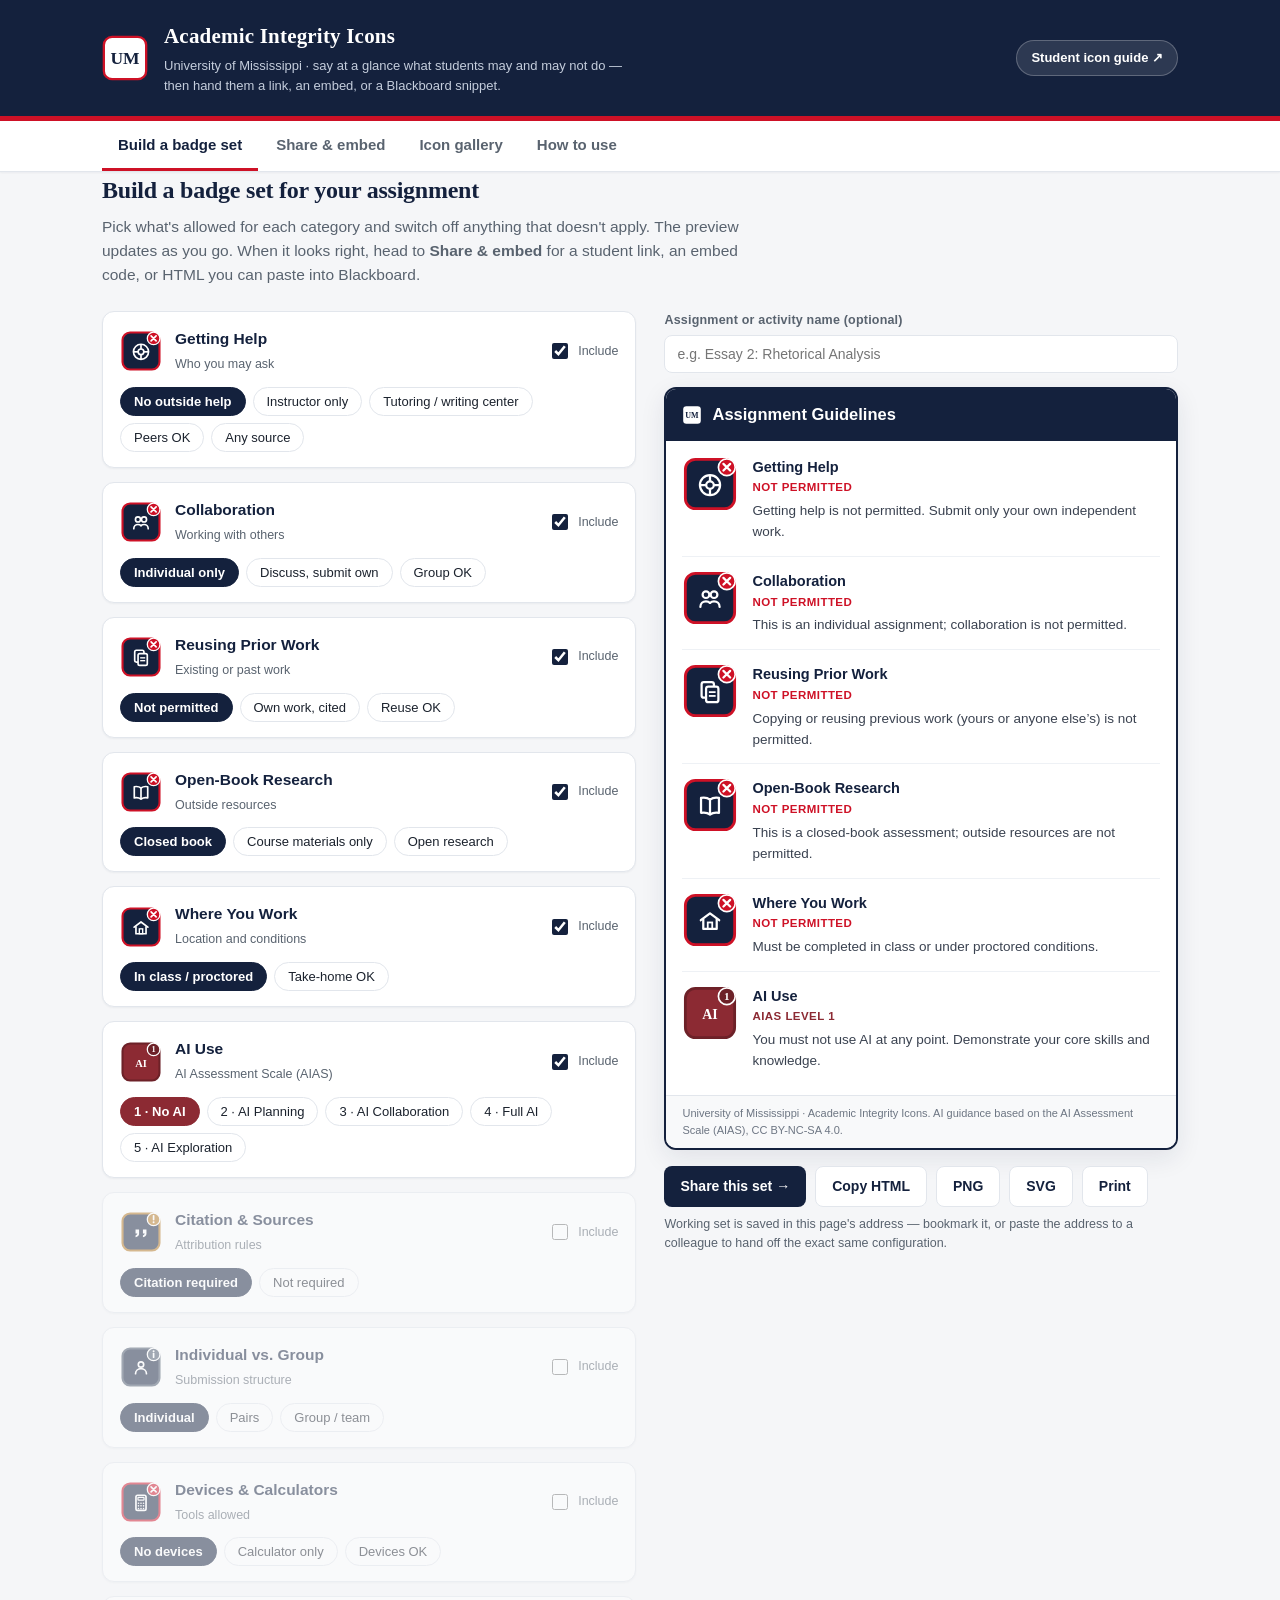
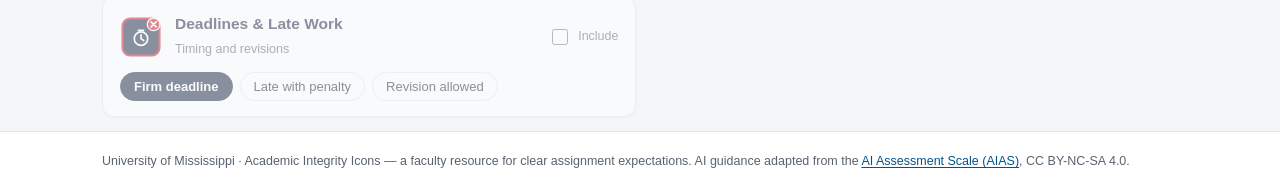
<file: index.html>
<!DOCTYPE html>
<html lang="en">
<head>
<meta charset="utf-8">
<meta name="viewport" content="width=device-width, initial-scale=1">
<title>UM Academic Integrity Icons &middot; Assignment Guidelines Builder</title>
<meta name="description" content="University of Mississippi academic integrity icons. Build a badge set for an assignment, then share it with students as a link, an iframe embed, or pasted HTML in Blackboard. AI guidance follows the AI Assessment Scale (AIAS).">
<meta name="color-scheme" content="light">
<link rel="stylesheet" href="assets/app.css">
<link rel="icon" href="data:image/svg+xml,%3Csvg xmlns='http://www.w3.org/2000/svg' viewBox='0 0 100 100'%3E%3Crect width='100' height='100' rx='20' fill='%2314213D'/%3E%3Ctext x='50' y='68' text-anchor='middle' font-family='Georgia,serif' font-weight='700' font-size='46' fill='%23fff'%3EUM%3C/text%3E%3C/svg%3E">
</head>
<body>
<a class="skip" href="#main">Skip to content</a>

<header class="brand">
  <div class="wrap">
    <div class="crest" aria-hidden="true">
      <svg width="46" height="46" viewBox="0 0 100 100">
        <rect x="4" y="4" width="92" height="92" rx="18" fill="#fff"/>
        <rect x="4" y="4" width="92" height="92" rx="18" fill="none" stroke="#CE1126" stroke-width="5"/>
        <text x="50" y="64" text-anchor="middle" font-family="Georgia,'Times New Roman',serif" font-weight="700" font-size="38" fill="#14213D">UM</text>
      </svg>
    </div>
    <div>
      <h1>Academic Integrity Icons</h1>
      <p>University of Mississippi &middot; say at a glance what students may and may not do &mdash; then hand them a link, an embed, or a Blackboard snippet.</p>
    </div>
    <div class="brand-actions">
      <a href="gallery.html" target="_blank" rel="noopener">Student icon guide &#8599;</a>
    </div>
  </div>
</header>

<nav class="tabs">
  <div class="wrap" role="tablist" aria-label="Sections">
    <button role="tab" id="tab-build"   aria-controls="build"   aria-selected="true"  data-tab="build">Build a badge set</button>
    <button role="tab" id="tab-share"   aria-controls="share"   aria-selected="false" data-tab="share">Share &amp; embed</button>
    <button role="tab" id="tab-gallery" aria-controls="gallery" aria-selected="false" data-tab="gallery">Icon gallery</button>
    <button role="tab" id="tab-howto"   aria-controls="howto"   aria-selected="false" data-tab="howto">How to use</button>
  </div>
</nav>

<main class="wrap" id="main">

  <!-- ============ BUILD ============ -->
  <section class="panel active" id="build" role="tabpanel" aria-labelledby="tab-build" tabindex="-1">
    <h2 class="section">Build a badge set for your assignment</h2>
    <p class="lead">Pick what's allowed for each category and switch off anything that doesn't apply. The preview updates as you go. When it looks right, head to <b>Share &amp; embed</b> for a student link, an embed code, or HTML you can paste into Blackboard.</p>

    <div class="builder">
      <div id="cat-list"><!-- category cards injected --></div>

      <div>
        <div class="sticky">
          <div class="field">
            <label for="aname">Assignment or activity name (optional)</label>
            <input id="aname" type="text" placeholder="e.g. Essay 2: Rhetorical Analysis" autocomplete="off">
          </div>
          <div id="previewCard"></div>
          <div class="actions">
            <button class="btn primary" id="shareBtn">Share this set &rarr;</button>
            <button class="btn ghost" id="copyBtn">Copy HTML</button>
            <button class="btn ghost" id="pngBtn">PNG</button>
            <button class="btn ghost" id="svgBtn">SVG</button>
            <button class="btn ghost" id="printBtn">Print</button>
          </div>
          <p class="hint">Working set is saved in this page's address &mdash; bookmark it, or paste the address to a colleague to hand off the exact same configuration.</p>
        </div>
      </div>
    </div>
  </section>

  <!-- ============ SHARE ============ -->
  <section class="panel" id="share" role="tabpanel" aria-labelledby="tab-share" tabindex="-1">
    <h2 class="section">Give students a link or an embed</h2>
    <p class="lead">Four ways to put this in front of students. All of them work in Blackboard Ultra and Original; the paste-HTML option also works in email, Word, or anywhere else that accepts HTML.</p>

    <div id="fileWarn"></div>

    <div class="share-grid">

      <div class="share-card">
        <h3><span class="num">1</span> Student link &mdash; your badge set</h3>
        <p class="tagline">A clean, printable page showing only the rules you chose. Paste it as a link in an announcement, syllabus, or assignment description.</p>
        <div class="copyrow">
          <input id="setLink" type="text" readonly aria-label="Link to your badge set">
          <button class="btn primary small" data-copy="setLink">Copy</button>
        </div>
        <div class="actions" style="margin-top:6px">
          <a class="btn ghost small" id="setLinkOpen" target="_blank" rel="noopener">Open preview &#8599;</a>
        </div>
      </div>

      <div class="share-card">
        <h3><span class="num">2</span> Embed your badge set</h3>
        <p class="tagline">An <code>&lt;iframe&gt;</code> that shows the set right inside a Blackboard page, no click-through needed.</p>
        <textarea class="code" id="setEmbed" readonly aria-label="Embed code for your badge set" style="min-height:110px"></textarea>
        <div class="actions">
          <button class="btn primary small" data-copy="setEmbed">Copy embed code</button>
        </div>
        <p class="hint">The <code>height</code> in the code is a starting guess. If the frame scrolls or leaves a gap, edit that number.</p>
      </div>

      <div class="share-card">
        <h3><span class="num">3</span> Paste-in HTML (no link needed)</h3>
        <p class="tagline">Self-contained inline HTML and SVG &mdash; no scripts, no external files. Survives Blackboard's sanitizer, and keeps working if this site ever moves.</p>
        <textarea class="code" id="codeOut" readonly aria-label="Generated HTML" style="min-height:110px"></textarea>
        <div class="actions">
          <button class="btn primary small" data-copy="codeOut">Copy HTML</button>
          <button class="btn ghost small" id="dlBtn">Download .html</button>
        </div>
      </div>

      <div class="share-card">
        <h3><span class="num">4</span> The full icon guide</h3>
        <p class="tagline">Every icon and every level, explained for students. Post it once at the top of your course and link to it from each assignment.</p>
        <div class="copyrow">
          <input id="galLink" type="text" readonly aria-label="Link to the student icon guide">
          <button class="btn primary small" data-copy="galLink">Copy</button>
        </div>
        <div class="field" style="margin-top:12px">
          <label for="galCat">Show only one category (optional)</label>
          <select id="galCat" style="width:100%;padding:10px 12px;border:1px solid var(--line);border-radius:8px;font-size:14px;font-family:inherit;background:#fff">
            <option value="">All categories</option>
          </select>
        </div>
        <textarea class="code" id="galEmbed" readonly aria-label="Embed code for the icon guide" style="min-height:96px"></textarea>
        <div class="actions">
          <button class="btn primary small" data-copy="galEmbed">Copy embed code</button>
          <a class="btn ghost small" id="galOpen" target="_blank" rel="noopener">Open &#8599;</a>
        </div>
        <p class="hint">The full guide is long &mdash; embedded, it scrolls inside its frame. Picking a single category (the AI scale, say) gives a much tidier embed.</p>
      </div>

    </div>

    <div class="callout">
      <b>Which should I use?</b> Reach for the <b>link</b> when you want one place to update; the <b>embed</b> when students should see the rules without leaving the page; and <b>paste-in HTML</b> when you want the badges frozen into the assignment itself, immune to any future change or outage.
    </div>
  </section>

  <!-- ============ GALLERY ============ -->
  <section class="panel" id="gallery" role="tabpanel" aria-labelledby="tab-gallery" tabindex="-1">
    <h2 class="section">Full icon gallery</h2>
    <p class="lead">Every category and every nuance state. Download any badge as SVG or PNG for a syllabus or slide, or copy a single badge as HTML. Students get this same gallery, without the download controls, at <a href="gallery.html" target="_blank" rel="noopener">gallery.html</a>.</p>

    <div class="toolbar">
      <input type="search" id="gSearch" placeholder="Search icons — e.g. “tutoring”, “closed book”, “AI”" aria-label="Search icons">
      <div class="chipset" id="gFilters" aria-label="Filter by status">
        <button class="chip" data-f="yes"  aria-pressed="false"><i class="swatch" style="background:#1E7A46"></i> Permitted</button>
        <button class="chip" data-f="cond" aria-pressed="false"><i class="swatch" style="background:#B4761F"></i> Conditions</button>
        <button class="chip" data-f="no"   aria-pressed="false"><i class="swatch" style="background:#CE1126"></i> Not permitted</button>
        <button class="chip" data-f="info" aria-pressed="false"><i class="swatch" style="background:#475569"></i> Format</button>
        <button class="chip" data-f="aias" aria-pressed="false"><i class="swatch" style="background:linear-gradient(90deg,#8C2A33,#2C6E8F)"></i> AIAS levels</button>
      </div>
    </div>

    <div id="ref-list"></div>
    <p class="hint" id="gEmpty" hidden>No icons match that search.</p>
  </section>

  <!-- ============ HOWTO ============ -->
  <section class="panel" id="howto" role="tabpanel" aria-labelledby="tab-howto" tabindex="-1">
    <h2 class="section">How to use these icons</h2>
    <div class="howto">

      <h3>A &mdash; Paste an HTML snippet (fastest)</h3>
      <ol>
        <li>Build your set on the <b>Build a badge set</b> tab.</li>
        <li>On <b>Share &amp; embed</b>, copy the <b>Paste-in HTML</b>.</li>
        <li>In your course, create or edit an <b>Item / Document</b>, or open an assignment's <b>Description</b>.</li>
        <li>In the editor toolbar, open the source view &mdash; the <code>&lt;&gt;</code> button. In <b>Ultra</b> it's under the <kbd>+</kbd> / <b>Insert&nbsp;/&nbsp;Edit HTML</b> menu; in <b>Original</b> it's the <b>HTML</b> button.</li>
        <li>Paste, save, submit.</li>
      </ol>
      <div class="callout">The snippet uses only inline styles and inline SVG &mdash; no external files, fonts, scripts, or links &mdash; so it passes Blackboard's HTML sanitizer on both Ultra and Original.</div>

      <h3>B &mdash; Share a link</h3>
      <ol>
        <li>On <b>Share &amp; embed</b>, copy the <b>Student link</b>.</li>
        <li>Paste it into an announcement, a syllabus, or the assignment's instructions.</li>
      </ol>
      <p>The whole configuration travels inside the address, so nothing is stored on a server and the link never expires. Students see a clean, printable page &mdash; no builder controls.</p>

      <h3>C &mdash; Embed with an iframe</h3>
      <ol>
        <li>Copy the <b>embed code</b> on <b>Share &amp; embed</b> (either for your badge set or for the full icon guide).</li>
        <li>Paste it into Blackboard through the same <code>&lt;&gt;</code> source-code view used in option&nbsp;A.</li>
      </ol>
      <div class="callout warn">Some Blackboard installations strip <code>&lt;iframe&gt;</code> from the HTML editor. If the embed disappears after saving, use <b>Insert content &rarr; Embed</b> (Ultra) or <b>Build Content &rarr; Web Link</b> with <em>Open in new window</em> off (Original) &mdash; or fall back to option&nbsp;A, which nothing strips.</div>

      <h3>D &mdash; Import the SCORM package</h3>
      <ol>
        <li>Download <code>um-integrity-icons-scorm.zip</code> from the repository (do not unzip it).</li>
        <li><b>Original:</b> <b>Build Content &rarr; Content Package (SCORM)</b>. <b>Ultra:</b> <b>+ &rarr; Upload</b> and choose the zip.</li>
        <li>Accept the defaults. It appears as an item students open in place.</li>
      </ol>

      <h3>E &mdash; Host the site yourself</h3>
      <ol>
        <li>Upload this repository's contents to a GitHub repo, keeping <code>index.html</code> at the root.</li>
        <li><b>Settings &rarr; Pages</b>, source = <code>main</code> branch, <code>/ (root)</code>, save.</li>
        <li>Your copy publishes at <code>https://&lt;username&gt;.github.io/&lt;repo&gt;/</code>, and every link and embed this page generates will point at it automatically.</li>
      </ol>

      <h3>Print and hand out</h3>
      <p>Any page here prints cleanly &mdash; the navigation, buttons, and code boxes drop out automatically. The student guide has a <b>Print</b> button; use it for a one-page handout of the icon key.</p>

      <h3>Attribution</h3>
      <p>The AI category mirrors the <a href="https://aiassessmentscale.com/" target="_blank" rel="noopener">AI Assessment Scale (AIAS)</a> by Perkins, Furze, Roe &amp; MacVaugh, used under <b>CC BY-NC-SA 4.0</b>. Please keep the attribution line that appears at the bottom of every generated badge set.</p>
    </div>
  </section>
</main>

<footer>
  <div class="wrap">
    University of Mississippi &middot; Academic Integrity Icons &mdash; a faculty resource for clear assignment expectations.
    AI guidance adapted from the <a href="https://aiassessmentscale.com/" target="_blank" rel="noopener">AI Assessment Scale (AIAS)</a>, CC BY-NC-SA 4.0.
  </div>
</footer>

<script src="assets/icons.js"></script>
<script>
(function(){
'use strict';
var U = window.UMIcons;
var CAT = U.CAT;

/* ---------------- State (restored from the URL when present) -------- */
var state = {};
CAT.forEach(function(c){ state[c.id] = { on: U.DEFAULT_ON.indexOf(c.id) > -1, opt: c.options[0].id }; });

(function restore(){
  var parsed = U.decodeSet(location.search);
  if (parsed.items.length) {
    CAT.forEach(function(c){ state[c.id].on = false; });
    parsed.items.forEach(function(it){ state[it.cat.id] = { on:true, opt:it.opt.id }; });
  }
  if (parsed.title) document.getElementById('aname').value = parsed.title;
})();

function selected(){
  return CAT.filter(function(c){ return state[c.id].on; })
            .map(function(c){ return { cat:c, opt:U.opt(c, state[c.id].opt) }; });
}
function title(){
  var n = document.getElementById('aname').value.trim();
  return n ? ('Guidelines: ' + n) : 'Assignment Guidelines';
}

/* ---------------- Builder cards ------------------------------------- */
var catList = document.getElementById('cat-list');
function renderCatCards(){
  catList.innerHTML = '';
  CAT.forEach(function(c){
    var s = state[c.id];
    var card = document.createElement('div');
    card.className = 'cat-card' + (s.on ? '' : ' off');

    var head = document.createElement('div');
    head.className = 'cat-head';
    head.innerHTML =
      '<div class="mini">' + U.badgeSVG(c, U.opt(c, s.opt), 42) + '</div>'
      + '<div class="t"><b>' + U.esc(c.label) + '</b><span>' + U.esc(c.sub) + '</span></div>'
      + '<label class="toggle"><input type="checkbox" ' + (s.on ? 'checked' : '') + ' data-on="' + c.id + '"> Include</label>';
    card.appendChild(head);

    var pills = document.createElement('div');
    pills.className = 'pills';
    pills.setAttribute('role', 'radiogroup');
    pills.setAttribute('aria-label', c.label);
    c.options.forEach(function(o){
      var b = document.createElement('button');
      b.type = 'button';
      b.className = 'pill';
      b.setAttribute('role', 'radio');
      b.setAttribute('aria-checked', o.id === s.opt ? 'true' : 'false');
      if (c.isAI && o.id === s.opt) b.style.background = b.style.borderColor = U.AIAS_COLORS[o.level - 1];
      b.textContent = o.short;
      b.dataset.cat = c.id; b.dataset.opt = o.id;
      pills.appendChild(b);
    });
    card.appendChild(pills);
    catList.appendChild(card);
  });
}
catList.addEventListener('click', function(e){
  var p = e.target.closest('.pill');
  if (!p) return;
  state[p.dataset.cat].opt = p.dataset.opt;
  if (!state[p.dataset.cat].on) state[p.dataset.cat].on = true;
  refresh();
});
catList.addEventListener('change', function(e){
  var t = e.target.closest('[data-on]');
  if (!t) return;
  state[t.dataset.on].on = t.checked;
  refresh();
});

/* ---------------- Preview -------------------------------------------- */
function umMark(px){
  return '<svg width="' + px + '" height="' + px + '" viewBox="0 0 100 100" aria-hidden="true" style="vertical-align:middle;flex:0 0 auto">'
    + '<rect x="6" y="6" width="88" height="88" rx="16" fill="#fff"/>'
    + '<text x="50" y="66" text-anchor="middle" font-family="Georgia,serif" font-weight="700" font-size="40" fill="#14213D">UM</text></svg>';
}
function renderPreview(){
  var host = document.getElementById('previewCard');
  var items = selected();
  if (!items.length) {
    host.innerHTML = '<div class="empty">Switch on at least one category to build your badge set.</div>';
    return;
  }
  var rows = '';
  items.forEach(function(it){
    rows += '<div class="row"><div class="b">' + U.badgeSVG(it.cat, it.opt, 56) + '</div>'
      + '<div class="txt"><b>' + U.esc(it.cat.label) + '</b>'
      + '<div class="st" style="color:' + U.statusColor(it.cat, it.opt) + '">' + U.esc(U.statusLabel(it.cat, it.opt)) + '</div>'
      + '<p>' + U.esc(it.opt.text) + '</p></div></div>';
  });
  host.innerHTML = '<div class="preview-card">'
    + '<div class="pc-head">' + umMark(20) + '<span>' + U.esc(title()) + '</span></div>'
    + '<div class="pc-body">' + rows + '</div>'
    + '<div class="pc-foot">' + U.ATTRIBUTION + '</div>'
    + '</div>';
}

/* ---------------- URLs ------------------------------------------------ */
function absURL(page, query){
  var u = new URL(page, location.href);
  u.search = query || '';
  return u.href;
}
function iframeFor(url, height, label){
  return '<iframe src="' + url.replace(/&/g, '&amp;') + '" title="' + label + '" width="100%" height="' + height + '"\n'
    + '        style="border:1px solid #d7dce4;border-radius:12px;max-width:760px;width:100%;" loading="lazy"></iframe>';
}
function refreshShare(){
  var items = selected();
  var q = U.encodeSet(items, document.getElementById('aname').value.trim());
  var setURL = absURL('view.html', q);

  document.getElementById('setLink').value = setURL;
  document.getElementById('setLinkOpen').href = setURL;
  document.getElementById('setEmbed').value = iframeFor(absURL('view.html', q + '&embed=1'),
    Math.max(240, 120 + items.length * 100), 'Assignment guidelines');
  document.getElementById('codeOut').value = items.length ? U.buildEmbedHTML(items, title()) : '';

  var only = document.getElementById('galCat').value;
  var gq = only ? ('cat=' + only) : '';
  var galURL = absURL('gallery.html', gq);
  document.getElementById('galLink').value = galURL;
  document.getElementById('galOpen').href = galURL;
  document.getElementById('galEmbed').value = iframeFor(absURL('gallery.html', gq ? gq + '&embed=1' : 'embed=1'),
    only ? 820 : 1000, 'Academic integrity icon guide');

  /* Keep the builder's own address in sync so it can be bookmarked. */
  var self = new URL(location.href);
  self.search = q;
  history.replaceState(null, '', self.pathname + (q ? '?' + q : '') + (location.hash || ''));
}
function refresh(){ renderCatCards(); renderPreview(); refreshShare(); }

/* ---------------- Buttons -------------------------------------------- */
document.getElementById('aname').addEventListener('input', function(){ renderPreview(); refreshShare(); });

document.querySelectorAll('[data-copy]').forEach(function(btn){
  btn.addEventListener('click', function(){
    var el = document.getElementById(btn.dataset.copy);
    if (!el.value) { U.toast('Nothing to copy yet — pick some categories first.'); return; }
    U.copyText(el.value).then(function(){ U.toast('Copied to clipboard'); })
                        .catch(function(){ el.select(); U.toast('Press ⌘/Ctrl+C to copy'); });
  });
});

document.getElementById('copyBtn').addEventListener('click', function(){
  var items = selected();
  if (!items.length) { U.toast('Pick at least one category first.'); return; }
  U.copyText(U.buildEmbedHTML(items, title()))
   .then(function(){ U.toast('HTML copied — paste into Blackboard'); })
   .catch(function(){ U.toast('Copy failed — use the Share tab'); });
});
document.getElementById('shareBtn').addEventListener('click', function(){ show('share'); });
document.getElementById('printBtn').addEventListener('click', function(){ window.print(); });
document.getElementById('dlBtn').addEventListener('click', function(){
  var items = selected();
  if (!items.length) { U.toast('Pick at least one category first.'); return; }
  U.download('assignment-guidelines.html',
    '<!DOCTYPE html><html lang="en"><head><meta charset="utf-8"><title>' + U.esc(title())
    + '</title></head><body style="margin:24px;font-family:Arial,Helvetica,sans-serif">'
    + U.buildEmbedHTML(items, title()) + '</body></html>', 'text/html');
});
document.getElementById('svgBtn').addEventListener('click', function(){
  var items = selected();
  if (!items.length) { U.toast('Pick at least one category first.'); return; }
  U.downloadSVG('assignment-guidelines.svg', U.cardSVG(items, title()));
});
document.getElementById('pngBtn').addEventListener('click', function(){
  var items = selected();
  if (!items.length) { U.toast('Pick at least one category first.'); return; }
  var svg = U.cardSVG(items, title());
  var m = svg.match(/width="(\d+)" height="(\d+)"/);
  U.svgToPNG(svg, +m[1], +m[2], 2, 'assignment-guidelines.png', function(){
    U.toast('PNG export failed — try the SVG download instead.');
  });
});

/* ---------------- Gallery tab ---------------------------------------- */
function renderGallery(){
  var wrap = document.getElementById('ref-list');
  wrap.innerHTML = '';
  CAT.forEach(function(c){
    var block = document.createElement('div');
    block.className = 'ref-cat';
    block.dataset.cat = c.id;
    block.innerHTML = '<h3>' + U.badgeSVG(c, c.options[0], 30) + U.esc(c.label) + '</h3>'
      + '<div class="desc">' + U.esc(c.sub) + (c.isAI ? ' — the five AIAS levels' : '') + '</div>';
    var grid = document.createElement('div');
    grid.className = 'ref-grid';
    c.options.forEach(function(o){
      var item = document.createElement('div');
      item.className = 'ref-item';
      item.dataset.status = c.isAI ? 'aias' : o.status;
      item.dataset.text = (c.label + ' ' + c.sub + ' ' + o.short + ' ' + o.text).toLowerCase();
      item.innerHTML = '<div class="badge-holder">' + U.badgeSVG(c, o, 84) + '</div>'
        + '<div class="lab">' + U.esc(o.short) + '</div>'
        + '<div class="st" style="color:' + U.statusColor(c, o) + '">' + U.esc(U.statusLabel(c, o)) + '</div>'
        + '<p>' + U.esc(o.text) + '</p>'
        + '<div class="item-actions">'
        +   '<button class="dl" data-act="svg" data-cat="' + c.id + '" data-opt="' + o.id + '">SVG</button>'
        +   '<button class="dl" data-act="png" data-cat="' + c.id + '" data-opt="' + o.id + '">PNG</button>'
        +   '<button class="dl" data-act="html" data-cat="' + c.id + '" data-opt="' + o.id + '">Copy HTML</button>'
        + '</div>';
      grid.appendChild(item);
    });
    block.appendChild(grid);
    wrap.appendChild(block);
  });
}
document.getElementById('ref-list').addEventListener('click', function(e){
  var b = e.target.closest('.dl');
  if (!b) return;
  var c = U.cat(b.dataset.cat), o = U.opt(c, b.dataset.opt);
  var name = 'um-' + c.id + '-' + o.id;
  if (b.dataset.act === 'svg') {
    U.downloadSVG(name + '.svg', U.badgeSVG(c, o, 256));
    U.toast('SVG downloaded');
  } else if (b.dataset.act === 'png') {
    U.svgToPNG(U.badgeSVG(c, o, 256), 256, 256, 2, name + '.png', function(){ U.toast('PNG export failed — try SVG.'); });
    U.toast('PNG downloaded');
  } else {
    U.copyText(U.buildEmbedHTML([{ cat:c, opt:o }], c.label))
     .then(function(){ U.toast('Badge HTML copied'); });
  }
});

/* Gallery search + status filters */
var activeFilters = [];
function applyGalleryFilter(){
  var q = document.getElementById('gSearch').value.trim().toLowerCase();
  var anyVisible = false;
  document.querySelectorAll('#ref-list .ref-cat').forEach(function(block){
    var shown = 0;
    block.querySelectorAll('.ref-item').forEach(function(item){
      var okText = !q || item.dataset.text.indexOf(q) > -1;
      var okStat = !activeFilters.length || activeFilters.indexOf(item.dataset.status) > -1;
      var vis = okText && okStat;
      item.hidden = !vis;
      if (vis) shown++;
    });
    block.hidden = shown === 0;
    if (shown) anyVisible = true;
  });
  document.getElementById('gEmpty').hidden = anyVisible;
}
document.getElementById('gSearch').addEventListener('input', applyGalleryFilter);
document.getElementById('gFilters').addEventListener('click', function(e){
  var chip = e.target.closest('.chip');
  if (!chip) return;
  var f = chip.dataset.f, i = activeFilters.indexOf(f);
  if (i > -1) activeFilters.splice(i, 1); else activeFilters.push(f);
  chip.setAttribute('aria-pressed', i > -1 ? 'false' : 'true');
  applyGalleryFilter();
});

/* ---------------- Category dropdown on the Share tab ----------------- */
(function fillCatSelect(){
  var sel = document.getElementById('galCat');
  CAT.forEach(function(c){
    var o = document.createElement('option');
    o.value = c.id; o.textContent = c.label;
    sel.appendChild(o);
  });
  sel.addEventListener('change', refreshShare);
})();

/* ---------------- Tabs (hash-routed, so tabs are linkable) ----------- */
var TABS = ['build','share','gallery','howto'];
function show(id, push){
  if (TABS.indexOf(id) < 0) id = 'build';
  document.querySelectorAll('nav.tabs button').forEach(function(b){
    b.setAttribute('aria-selected', b.dataset.tab === id ? 'true' : 'false');
  });
  document.querySelectorAll('.panel').forEach(function(p){ p.classList.toggle('active', p.id === id); });
  if (push !== false && location.hash.slice(1) !== id) history.replaceState(null, '', '#' + id);
  window.scrollTo({ top: 0, behavior: 'smooth' });
}
document.querySelectorAll('nav.tabs button').forEach(function(btn){
  btn.addEventListener('click', function(){ show(btn.dataset.tab); });
});
window.addEventListener('hashchange', function(){ show(location.hash.slice(1), false); });

/* Warn when opened straight from disk — links would point at file:// */
if (location.protocol === 'file:') {
  document.getElementById('fileWarn').innerHTML =
    '<div class="callout warn"><b>You opened this file directly from your computer.</b> '
    + 'The links and embed codes below will point at your hard drive, so students cannot open them. '
    + 'Publish the folder (GitHub Pages, or any web host) and use this page from its web address instead. '
    + 'The <b>Paste-in HTML</b> option in card 3 works fine either way.</div>';
}

/* ---------------- Init ------------------------------------------------ */
renderCatCards();
renderPreview();
renderGallery();
refreshShare();
if (location.hash) {
  show(location.hash.slice(1), false);
  /* The browser jumps to the panel's anchor on load; land at the top instead. */
  if ('scrollRestoration' in history) history.scrollRestoration = 'manual';
  var toTop = function(){ window.scrollTo(0, 0); };
  requestAnimationFrame(toTop);
  window.addEventListener('load', function(){ requestAnimationFrame(toTop); });
}
})();
</script>
</body>
</html>
</file>
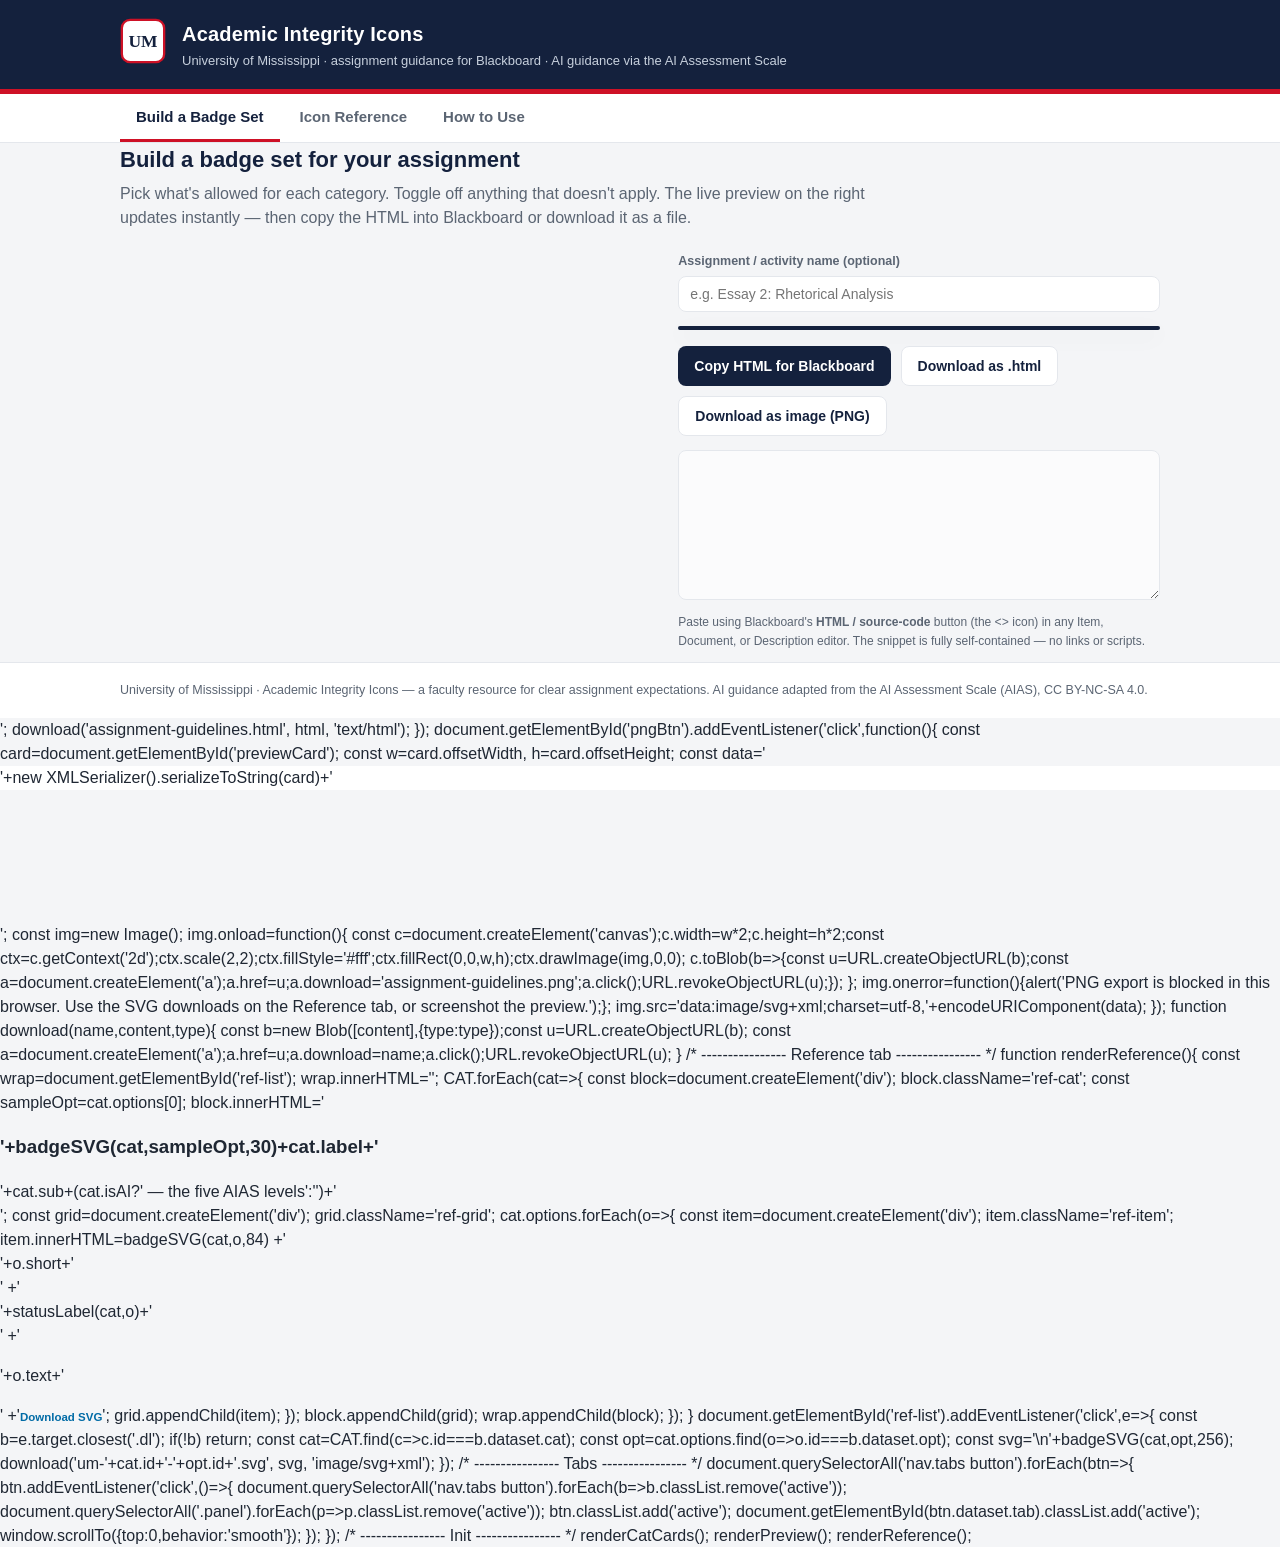
<file: scorm/index.html>
<!DOCTYPE html>
<html lang="en">
<head>
<meta charset="utf-8">
<meta name="viewport" content="width=device-width, initial-scale=1">
<title>UM Academic Integrity Icons &middot; Assignment Guidelines Builder</title>
<meta name="description" content="University of Mississippi academic integrity icons for assignments. Build a copy-paste badge set for Blackboard. AI guidance based on the AI Assessment Scale (AIAS).">
<style>
  :root{
    --navy:#14213D;      /* Oxford navy */
    --red:#CE1126;       /* Lyceum red */
    --powder:#006BA6;    /* secondary */
    --ink:#1f2733;
    --muted:#5b6573;
    --line:#e4e7ec;
    --bg:#f4f5f7;
    --card:#ffffff;
    --yes:#1E7A46;
    --no:#CE1126;
    --cond:#C8852A;
    --info:#475569;
  }
  *{box-sizing:border-box}
  html,body{margin:0;padding:0}
  body{font-family:-apple-system,BlinkMacSystemFont,"Segoe UI",Roboto,Arial,sans-serif;color:var(--ink);background:var(--bg);line-height:1.5}
  a{color:var(--powder)}
  .wrap{max-width:1080px;margin:0 auto;padding:0 20px}

  /* Brand bar */
  header.brand{background:var(--navy);color:#fff;border-bottom:5px solid var(--red)}
  header.brand .wrap{display:flex;align-items:center;gap:16px;padding:18px 20px}
  .crest{flex:0 0 auto}
  header.brand h1{font-size:20px;margin:0;font-weight:700;letter-spacing:.2px}
  header.brand p{margin:2px 0 0;font-size:13px;color:#c7d0dd}

  /* Tabs */
  nav.tabs{background:#fff;border-bottom:1px solid var(--line);position:sticky;top:0;z-index:5}
  nav.tabs .wrap{display:flex;gap:4px;padding:0 20px}
  nav.tabs button{appearance:none;border:0;background:none;padding:14px 16px;font-size:15px;font-weight:600;color:var(--muted);cursor:pointer;border-bottom:3px solid transparent}
  nav.tabs button:hover{color:var(--navy)}
  nav.tabs button.active{color:var(--navy);border-bottom-color:var(--red)}

  main{padding:26px 0 70px}
  .panel{display:none}
  .panel.active{display:block}
  h2.section{font-size:22px;color:var(--navy);margin:0 0 6px}
  p.lead{color:var(--muted);margin:0 0 22px;max-width:760px}

  /* Builder layout */
  .builder{display:grid;grid-template-columns:1.05fr .95fr;gap:26px;align-items:start}
  @media (max-width:880px){.builder{grid-template-columns:1fr}}

  .cat-card{background:var(--card);border:1px solid var(--line);border-radius:12px;padding:14px 16px;margin-bottom:14px}
  .cat-head{display:flex;align-items:center;gap:12px;margin-bottom:10px}
  .cat-head .mini{flex:0 0 auto}
  .cat-head .t{flex:1}
  .cat-head .t b{display:block;font-size:15px;color:var(--navy)}
  .cat-head .t span{font-size:12.5px;color:var(--muted)}
  .toggle{display:flex;align-items:center;gap:7px;font-size:12.5px;color:var(--muted);cursor:pointer;user-select:none}
  .toggle input{width:16px;height:16px;accent-color:var(--navy)}
  .pills{display:flex;flex-wrap:wrap;gap:7px}
  .pill{border:1.5px solid var(--line);background:#fff;border-radius:999px;padding:6px 12px;font-size:13px;color:var(--ink);cursor:pointer;transition:.12s}
  .pill:hover{border-color:#b9c1cd}
  .pill.sel{border-color:var(--navy);background:var(--navy);color:#fff}
  .cat-card.off{opacity:.5}
  .cat-card.off .pills{pointer-events:none}

  /* AIAS pills colored */
  .pill.ai.sel{border-color:transparent;color:#fff}

  /* Preview side */
  .sticky{position:sticky;top:70px}
  .field{margin-bottom:14px}
  .field label{display:block;font-size:12.5px;font-weight:600;color:var(--muted);margin-bottom:5px}
  .field input{width:100%;padding:9px 11px;border:1px solid var(--line);border-radius:8px;font-size:14px}
  .preview-card{border:2px solid var(--navy);border-radius:12px;overflow:hidden;background:#fff;box-shadow:0 6px 22px rgba(20,33,61,.08)}
  .preview-card .pc-head{background:var(--navy);color:#fff;padding:12px 16px;font-weight:700;font-size:16px;display:flex;align-items:center;gap:10px}
  .preview-card .pc-body{padding:6px 16px 12px}
  .pc-foot{background:#f8f8f8;color:#7b8493;font-size:11px;padding:8px 16px;border-top:1px solid var(--line)}
  .row{display:flex;gap:14px;align-items:flex-start;padding:12px 0;border-bottom:1px solid var(--line)}
  .row:last-child{border-bottom:0}
  .row .b{flex:0 0 auto}
  .row .txt b{display:block;color:var(--navy);font-size:14.5px}
  .row .txt .st{font-size:12px;font-weight:700;text-transform:uppercase;letter-spacing:.4px}
  .row .txt p{margin:3px 0 0;font-size:13.5px;color:#3a4250}
  .empty{padding:30px;text-align:center;color:var(--muted);border:2px dashed var(--line);border-radius:12px}

  .actions{display:flex;gap:10px;margin-top:16px;flex-wrap:wrap}
  .btn{appearance:none;border:0;border-radius:8px;padding:11px 16px;font-size:14px;font-weight:600;cursor:pointer}
  .btn.primary{background:var(--navy);color:#fff}
  .btn.primary:hover{background:#1d2e52}
  .btn.ghost{background:#fff;border:1.5px solid var(--line);color:var(--navy)}
  .btn.ghost:hover{border-color:#b9c1cd}
  textarea.code{width:100%;margin-top:14px;height:150px;font-family:ui-monospace,Menlo,Consolas,monospace;font-size:11.5px;border:1px solid var(--line);border-radius:8px;padding:10px;color:#374151;background:#fbfbfc}
  .hint{font-size:12px;color:var(--muted);margin-top:6px}

  /* Reference */
  .ref-cat{margin:0 0 30px}
  .ref-cat h3{font-size:16px;color:var(--navy);margin:0 0 4px;display:flex;align-items:center;gap:10px}
  .ref-cat .desc{font-size:13px;color:var(--muted);margin:0 0 14px}
  .ref-grid{display:grid;grid-template-columns:repeat(auto-fill,minmax(150px,1fr));gap:14px}
  .ref-item{border:1px solid var(--line);border-radius:10px;background:#fff;padding:14px;text-align:center}
  .ref-item .lab{font-weight:700;color:var(--navy);font-size:13.5px;margin-top:8px}
  .ref-item .st{font-size:10.5px;font-weight:700;text-transform:uppercase;letter-spacing:.5px;margin-top:2px}
  .ref-item p{font-size:12px;color:#475063;margin:6px 0 8px}
  .dl{font-size:11.5px;font-weight:600;color:var(--powder);background:none;border:0;cursor:pointer;padding:0}
  .dl:hover{text-decoration:underline}

  /* How to use */
  .howto{max-width:820px}
  .howto h3{color:var(--navy);margin:26px 0 8px}
  .howto ol{padding-left:20px}
  .howto li{margin:7px 0}
  .howto code,.howto kbd{background:#eef1f4;border-radius:4px;padding:1px 6px;font-size:13px}
  .callout{background:#eef4f8;border-left:4px solid var(--powder);padding:12px 16px;border-radius:6px;margin:14px 0;font-size:14px}
  footer{border-top:1px solid var(--line);background:#fff;color:var(--muted);font-size:12.5px}
  footer .wrap{padding:18px 20px}
  .legend{display:flex;gap:18px;flex-wrap:wrap;margin:0 0 22px}
  .legend span{display:flex;align-items:center;gap:7px;font-size:13px;color:var(--ink)}
  .dot{width:14px;height:14px;border-radius:4px;display:inline-block}
</style>
</head>
<body>
<header class="brand">
  <div class="wrap">
    <div class="crest" aria-hidden="true">
      <svg width="46" height="46" viewBox="0 0 100 100">
        <rect x="4" y="4" width="92" height="92" rx="18" fill="#fff"/>
        <rect x="4" y="4" width="92" height="92" rx="18" fill="none" stroke="#CE1126" stroke-width="5"/>
        <text x="50" y="64" text-anchor="middle" font-family="Georgia,'Times New Roman',serif" font-weight="700" font-size="38" fill="#14213D">UM</text>
      </svg>
    </div>
    <div>
      <h1>Academic Integrity Icons</h1>
      <p>University of Mississippi &middot; assignment guidance for Blackboard &middot; AI guidance via the AI Assessment Scale</p>
    </div>
  </div>
</header>

<nav class="tabs">
  <div class="wrap">
    <button data-tab="build" class="active">Build a Badge Set</button>
    <button data-tab="reference">Icon Reference</button>
    <button data-tab="howto">How to Use</button>
  </div>
</nav>

<main class="wrap">

  <!-- ============ BUILD ============ -->
  <section class="panel active" id="build">
    <h2 class="section">Build a badge set for your assignment</h2>
    <p class="lead">Pick what's allowed for each category. Toggle off anything that doesn't apply. The live preview on the right updates instantly &mdash; then copy the HTML into Blackboard or download it as a file.</p>

    <div class="builder">
      <div id="cat-list"><!-- category cards injected --></div>

      <div>
        <div class="sticky">
          <div class="field">
            <label for="aname">Assignment / activity name (optional)</label>
            <input id="aname" type="text" placeholder="e.g. Essay 2: Rhetorical Analysis">
          </div>
          <div class="preview-card" id="previewCard"></div>
          <div class="actions">
            <button class="btn primary" id="copyBtn">Copy HTML for Blackboard</button>
            <button class="btn ghost" id="dlBtn">Download as .html</button>
            <button class="btn ghost" id="pngBtn">Download as image (PNG)</button>
          </div>
          <textarea class="code" id="codeOut" readonly aria-label="Generated HTML"></textarea>
          <p class="hint">Paste using Blackboard's <b>HTML / source-code</b> button (the <code>&lt;&gt;</code> icon) in any Item, Document, or Description editor. The snippet is fully self-contained &mdash; no links or scripts.</p>
        </div>
      </div>
    </div>
  </section>

  <!-- ============ REFERENCE ============ -->
  <section class="panel" id="reference">
    <h2 class="section">Full icon reference</h2>
    <p class="lead">Every category and every nuance state. Click <b>Download SVG</b> on any badge to grab a crisp, scalable file for slides, syllabi, or print.</p>
    <div class="legend">
      <span><i class="dot" style="background:var(--yes)"></i> Permitted</span>
      <span><i class="dot" style="background:var(--cond)"></i> Conditions apply</span>
      <span><i class="dot" style="background:var(--no)"></i> Not permitted</span>
      <span><i class="dot" style="background:var(--info)"></i> Format / structure</span>
      <span><i class="dot" style="background:linear-gradient(90deg,#8C2A33,#2C6E8F)"></i> AIAS levels 1&ndash;5</span>
    </div>
    <div id="ref-list"></div>
  </section>

  <!-- ============ HOWTO ============ -->
  <section class="panel" id="howto">
    <h2 class="section">How to use these icons</h2>
    <div class="howto">
      <h3>Option A &mdash; Paste into Blackboard (fastest)</h3>
      <ol>
        <li>Build your set on the <b>Build a Badge Set</b> tab and click <b>Copy HTML for Blackboard</b>.</li>
        <li>In your course, create or edit an <b>Item / Document</b> (or an assignment's Description).</li>
        <li>In the content editor toolbar, click the <b>source code</b> button &mdash; the <code>&lt;&gt;</code> icon (in Ultra it's under the <kbd>+</kbd> / &ldquo;Insert/Edit HTML&rdquo; menu).</li>
        <li><b>Paste</b> the HTML and save. The badges render inline with your assignment.</li>
      </ol>
      <div class="callout">The pasted snippet uses only inline styles and inline SVG &mdash; no external files, fonts, or JavaScript &mdash; so it survives Blackboard's HTML sanitizer on both <b>Original</b> and <b>Ultra</b>.</div>

      <h3>Option B &mdash; Import the SCORM package</h3>
      <ol>
        <li>Download <code>olemiss-integrity-icons-scorm.zip</code> (provided with this package).</li>
        <li>In your course: <b>Build Content &rarr; Content Package (SCORM)</b> (Original) or <b>Content &rarr; Upload &rarr; SCORM</b> (Ultra).</li>
        <li>Upload the zip and accept the defaults. It appears as an interactive item students can open.</li>
      </ol>

      <h3>Option C &mdash; Host the whole site on GitHub Pages</h3>
      <ol>
        <li>Create a new GitHub repository and upload this folder's contents (keep <code>index.html</code> at the root).</li>
        <li>Repo <b>Settings &rarr; Pages</b>, set <b>Source</b> to <code>main</code> branch / <code>/ (root)</code>, save.</li>
        <li>Your live builder publishes at <code>https://&lt;username&gt;.github.io/&lt;repo&gt;/</code> &mdash; share it with faculty.</li>
      </ol>

      <h3>Attribution</h3>
      <p>The AI category mirrors the <a href="https://aiassessmentscale.com/" target="_blank" rel="noopener">AI Assessment Scale (AIAS)</a> by Perkins, Furze, Roe &amp; MacVaugh, used under <b>CC BY-NC-SA 4.0</b>. Keep the attribution line that appears at the bottom of every generated badge set.</p>
    </div>
  </section>
</main>

<footer>
  <div class="wrap">
    University of Mississippi &middot; Academic Integrity Icons &mdash; a faculty resource for clear assignment expectations.
    AI guidance adapted from the AI Assessment Scale (AIAS), CC BY-NC-SA 4.0.
  </div>
</footer>

<script>
/* ---------------- Glyphs (24x24 design space, white) ---------------- */
const G = {
  help:`<circle cx="12" cy="12" r="9" fill="none" stroke="#fff" stroke-width="2"/>
        <circle cx="12" cy="12" r="3.4" fill="none" stroke="#fff" stroke-width="2"/>
        <line x1="12" y1="3" x2="12" y2="8.6" stroke="#fff" stroke-width="2"/>
        <line x1="12" y1="15.4" x2="12" y2="21" stroke="#fff" stroke-width="2"/>
        <line x1="3" y1="12" x2="8.6" y2="12" stroke="#fff" stroke-width="2"/>
        <line x1="15.4" y1="12" x2="21" y2="12" stroke="#fff" stroke-width="2"/>`,
  collab:`<circle cx="8.4" cy="8" r="3" fill="none" stroke="#fff" stroke-width="2"/>
          <circle cx="15.6" cy="8" r="3" fill="none" stroke="#fff" stroke-width="2"/>
          <path d="M3.4 19c0-3 2.3-5 5-5 1.4 0 2.7.5 3.6 1.4" fill="none" stroke="#fff" stroke-width="2" stroke-linecap="round"/>
          <path d="M12 15.4c.9-.9 2.2-1.4 3.6-1.4 2.7 0 5 2 5 5" fill="none" stroke="#fff" stroke-width="2" stroke-linecap="round"/>`,
  reuse:`<rect x="4.5" y="3" width="11" height="14" rx="2" fill="none" stroke="#fff" stroke-width="2"/>
         <rect x="8.5" y="7" width="11" height="14" rx="2" fill="var(--tile)" stroke="#fff" stroke-width="2"/>
         <line x1="11" y1="12" x2="17" y2="12" stroke="#fff" stroke-width="1.6"/>
         <line x1="11" y1="15.4" x2="17" y2="15.4" stroke="#fff" stroke-width="1.6"/>`,
  research:`<path d="M12 6.2C10 4.7 6.8 4.2 4 4.7V18c2.8-.5 6 0 8 1.5 2-1.5 5.2-2 8-1.5V4.7C17.2 4.2 14 4.7 12 6.2z" fill="none" stroke="#fff" stroke-width="2" stroke-linejoin="round"/>
            <line x1="12" y1="6.2" x2="12" y2="19.5" stroke="#fff" stroke-width="2"/>`,
  home:`<path d="M3.8 11.2 12 5l8.2 6.2" fill="none" stroke="#fff" stroke-width="2" stroke-linejoin="round" stroke-linecap="round"/>
        <path d="M6 10.2V19h12v-8.8" fill="none" stroke="#fff" stroke-width="2" stroke-linejoin="round"/>
        <rect x="10" y="13.2" width="4" height="5.8" fill="none" stroke="#fff" stroke-width="1.6"/>`,
  ai:`<text x="12" y="16.4" text-anchor="middle" font-family="Georgia,serif" font-weight="700" font-size="12.5" fill="#fff">AI</text>`,
  cite:`<path d="M5.5 8h4.2v5c0 2.1-1.6 3.7-4.2 4.2v-2.1c1.3-.4 2.1-1.2 2.1-2.2H5.5z" fill="#fff"/>
        <path d="M14.3 8h4.2v5c0 2.1-1.6 3.7-4.2 4.2v-2.1c1.3-.4 2.1-1.2 2.1-2.2h-2.1z" fill="#fff"/>`,
  mode:`<circle cx="12" cy="8" r="3.2" fill="none" stroke="#fff" stroke-width="2"/>
        <path d="M5.5 19c0-3.6 3-6 6.5-6s6.5 2.4 6.5 6" fill="none" stroke="#fff" stroke-width="2" stroke-linecap="round"/>`,
  device:`<rect x="6" y="3" width="12" height="18" rx="2" fill="none" stroke="#fff" stroke-width="2"/>
          <rect x="8.4" y="5.4" width="7.2" height="3.4" rx="0.6" fill="none" stroke="#fff" stroke-width="1.4"/>
          <circle cx="9" cy="12.4" r="0.95" fill="#fff"/><circle cx="12" cy="12.4" r="0.95" fill="#fff"/><circle cx="15" cy="12.4" r="0.95" fill="#fff"/>
          <circle cx="9" cy="15.6" r="0.95" fill="#fff"/><circle cx="12" cy="15.6" r="0.95" fill="#fff"/><circle cx="15" cy="15.6" r="0.95" fill="#fff"/>
          <circle cx="9" cy="18.8" r="0.95" fill="#fff"/><circle cx="12" cy="18.8" r="0.95" fill="#fff"/><circle cx="15" cy="18.8" r="0.95" fill="#fff"/>`
};

const STATUS = {
  yes:  {color:'#1E7A46', label:'Permitted'},
  no:   {color:'#CE1126', label:'Not permitted'},
  cond: {color:'#C8852A', label:'Conditions apply'},
  info: {color:'#475569', label:'Format'}
};
const AIAS_COLORS = ['#8C2A33','#C25A2B','#A9852C','#2E7D5B','#2C6E8F'];

/* ---------------- Category + nuance data ---------------- */
const CAT = [
  {id:'help', label:'Getting Help', sub:'Who you may ask', glyph:G.help, options:[
    {id:'none', short:'No outside help', status:'no',   text:'Getting help is not permitted. Submit only your own independent work.'},
    {id:'instr', short:'Instructor only', status:'cond', text:'You may seek clarification from the instructor only.'},
    {id:'center', short:'Tutoring / writing center', status:'cond', text:'Help from official tutoring or the writing center is permitted.'},
    {id:'peers', short:'Peers OK', status:'cond', text:'You may discuss with classmates, but the work you submit must be your own.'},
    {id:'any', short:'Any source', status:'yes', text:'You may get help from any source.'}
  ]},
  {id:'collab', label:'Collaboration', sub:'Working with others', glyph:G.collab, options:[
    {id:'individual', short:'Individual only', status:'no', text:'This is an individual assignment; collaboration is not permitted.'},
    {id:'discuss', short:'Discuss, submit own', status:'cond', text:'You may discuss ideas with others, but must write and submit your own work.'},
    {id:'group', short:'Group OK', status:'yes', text:'Collaborating and completing the work together is permitted.'}
  ]},
  {id:'reuse', label:'Reusing Prior Work', sub:'Existing or past work', glyph:G.reuse, options:[
    {id:'none', short:'Not permitted', status:'no', text:'Copying or reusing previous work (yours or anyone else’s) is not permitted.'},
    {id:'owncite', short:'Own work, cited', status:'cond', text:'You may build on your own prior work if you cite it clearly.'},
    {id:'allowed', short:'Reuse OK', status:'yes', text:'Reusing existing or template work is permitted.'}
  ]},
  {id:'research', label:'Open-Book Research', sub:'Outside resources', glyph:G.research, options:[
    {id:'closed', short:'Closed book', status:'no', text:'This is a closed-book assessment; outside resources are not permitted.'},
    {id:'course', short:'Course materials only', status:'cond', text:'You may use course materials only (notes, textbook, the LMS).'},
    {id:'open', short:'Open research', status:'yes', text:'Open-book research is permitted and encouraged — cite your sources.'}
  ]},
  {id:'home', label:'Where You Work', sub:'Location / conditions', glyph:G.home, options:[
    {id:'proctored', short:'In class / proctored', status:'no', text:'Must be completed in class or under proctored conditions.'},
    {id:'takehome', short:'Take-home OK', status:'yes', text:'Working from home / take-home completion is permitted.'}
  ]},
  {id:'ai', label:'AI Use', sub:'AI Assessment Scale (AIAS)', glyph:G.ai, isAI:true, options:[
    {id:'l1', level:1, short:'1 · No AI', status:'aias', text:'You must not use AI at any point. Demonstrate your core skills and knowledge.'},
    {id:'l2', level:2, short:'2 · AI Planning', status:'aias', text:'You may use AI for planning, idea development, and research. Your final submission should show how you developed and refined those ideas.'},
    {id:'l3', level:3, short:'3 · AI Collaboration', status:'aias', text:'You may use AI to assist with drafting, refining, and evaluating your work. You must critically evaluate and modify any AI-generated content.'},
    {id:'l4', level:4, short:'4 · Full AI', status:'aias', text:'You may use AI extensively, as you wish or as directed. Focus on directing AI to achieve your goals while demonstrating critical thinking.'},
    {id:'l5', level:5, short:'5 · AI Exploration', status:'aias', text:'Use AI creatively to solve the task, potentially co-designing new approaches with your instructor.'}
  ]},
  {id:'cite', label:'Citation & Sources', sub:'Attribution rules', glyph:G.cite, options:[
    {id:'required', short:'Citation required', status:'cond', text:'You must cite all sources using the required citation style.'},
    {id:'notreq', short:'Not required', status:'yes', text:'Formal citations are not required for this assignment.'}
  ]},
  {id:'mode', label:'Individual vs. Group', sub:'Submission structure', glyph:G.mode, options:[
    {id:'individual', short:'Individual', status:'info', text:'Complete and submit as an individual.'},
    {id:'pairs', short:'Pairs', status:'info', text:'Work and submit in pairs.'},
    {id:'group', short:'Group / team', status:'info', text:'Work and submit as a group or team.'}
  ]},
  {id:'device', label:'Devices & Calculators', sub:'Tools allowed', glyph:G.device, options:[
    {id:'none', short:'No devices', status:'no', text:'No phones, calculators, or other devices may be used.'},
    {id:'calc', short:'Calculator only', status:'cond', text:'Approved calculators only; no phones or internet-enabled devices.'},
    {id:'open', short:'Devices OK', status:'yes', text:'You may use devices and the internet.'}
  ]}
];

/* default included categories (the 6 OSU-style ones) */
const DEFAULT_ON = ['help','collab','reuse','research','home','ai'];

/* ---------------- Helpers ---------------- */
function shade(hex,p){
  const n=parseInt(hex.slice(1),16);let r=(n>>16)&255,g=(n>>8)&255,b=n&255;
  const f=c=>Math.max(0,Math.min(255,Math.round(c*(100+p)/100)));
  return '#'+[f(r),f(g),f(b)].map(x=>x.toString(16).padStart(2,'0')).join('');
}
function chipSymbol(status){
  if(status==='yes')  return '<path d="M72 20l5 5 9-11" fill="none" stroke="#fff" stroke-width="4" stroke-linecap="round" stroke-linejoin="round"/>';
  if(status==='no')   return '<path d="M74 14l12 12M86 14l-12 12" stroke="#fff" stroke-width="4" stroke-linecap="round"/>';
  if(status==='cond') return '<path d="M80 11.5v9" stroke="#fff" stroke-width="4" stroke-linecap="round"/><circle cx="80" cy="27" r="2.3" fill="#fff"/>';
  if(status==='info') return '<path d="M80 18v8.5" stroke="#fff" stroke-width="4" stroke-linecap="round"/><circle cx="80" cy="12.5" r="2.3" fill="#fff"/>';
  return '';
}
/* Build a badge SVG string. opt = option object, cat = category */
function badgeSVG(cat, opt, size){
  let tile, ring, chipFill, chipInner, aria;
  const glyph = (cat.glyph||'').replace(/var\(--tile\)/g, cat.isAI ? AIAS_COLORS[opt.level-1] : '#14213D');
  if(cat.isAI){
    tile = AIAS_COLORS[opt.level-1];
    ring = shade(tile,-22);
    chipFill = shade(tile,-22);
    chipInner = '<text x="80" y="27" text-anchor="middle" font-family="Georgia,serif" font-weight="700" font-size="20" fill="#fff">'+opt.level+'</text>';
    aria = cat.label+': AIAS level '+opt.level;
  } else {
    tile = '#14213D';
    ring = STATUS[opt.status].color;
    chipFill = STATUS[opt.status].color;
    chipInner = chipSymbol(opt.status);
    aria = cat.label+': '+STATUS[opt.status].label;
  }
  const ariaEsc=aria.replace(/&/g,'&amp;').replace(/</g,'&lt;').replace(/>/g,'&gt;').replace(/"/g,'');
  return '<svg viewBox="0 0 100 100" width="'+size+'" height="'+size+'" role="img" aria-label="'+ariaEsc+'" xmlns="http://www.w3.org/2000/svg">'
    +'<rect x="6" y="6" width="88" height="88" rx="18" fill="'+tile+'"/>'
    +'<g transform="translate(50,52) scale(2.0) translate(-12,-12)">'+glyph+'</g>'
    +'<rect x="6" y="6" width="88" height="88" rx="18" fill="none" stroke="'+ring+'" stroke-width="5"/>'
    +'<circle cx="80" cy="20" r="15" fill="'+chipFill+'" stroke="#fff" stroke-width="3"/>'
    +chipInner
    +'</svg>';
}
function statusLabel(cat,opt){ return cat.isAI ? ('AIAS Level '+opt.level) : STATUS[opt.status].label; }
function statusColor(cat,opt){ return cat.isAI ? AIAS_COLORS[opt.level-1] : STATUS[opt.status].color; }

/* ---------------- State ---------------- */
const state = {};
CAT.forEach(c=>state[c.id]={on:DEFAULT_ON.includes(c.id), opt:c.options[0].id});

/* ---------------- Builder UI ---------------- */
const catList = document.getElementById('cat-list');
function renderCatCards(){
  catList.innerHTML='';
  CAT.forEach(cat=>{
    const s=state[cat.id];
    const card=document.createElement('div');
    card.className='cat-card'+(s.on?'':' off');
    const head=document.createElement('div');
    head.className='cat-head';
    const firstOpt=cat.options.find(o=>o.id===s.opt)||cat.options[0];
    head.innerHTML='<div class="mini">'+badgeSVG(cat,firstOpt,42)+'</div>'
      +'<div class="t"><b>'+cat.label+'</b><span>'+cat.sub+'</span></div>'
      +'<label class="toggle"><input type="checkbox" '+(s.on?'checked':'')+' data-on="'+cat.id+'"> Include</label>';
    card.appendChild(head);
    const pills=document.createElement('div');
    pills.className='pills';
    cat.options.forEach(o=>{
      const b=document.createElement('button');
      b.className='pill'+(cat.isAI?' ai':'')+(o.id===s.opt?' sel':'');
      if(cat.isAI && o.id===s.opt){ b.style.background=AIAS_COLORS[o.level-1]; }
      b.textContent=o.short;
      b.dataset.cat=cat.id; b.dataset.opt=o.id;
      pills.appendChild(b);
    });
    card.appendChild(pills);
    catList.appendChild(card);
  });
}
catList.addEventListener('click',e=>{
  const p=e.target.closest('.pill');
  if(p){ state[p.dataset.cat].opt=p.dataset.opt; renderCatCards(); renderPreview(); }
});
catList.addEventListener('change',e=>{
  const t=e.target.closest('[data-on]');
  if(t){ state[t.dataset.on].on=t.checked; renderCatCards(); renderPreview(); }
});

/* ---------------- Preview + export ---------------- */
function selected(){ return CAT.filter(c=>state[c.id].on).map(c=>({cat:c,opt:c.options.find(o=>o.id===state[c.id].opt)})); }

function renderPreview(){
  const pc=document.getElementById('previewCard');
  const items=selected();
  const name=document.getElementById('aname').value.trim();
  const title=name?('Guidelines: '+name):'Assignment Guidelines';
  if(items.length===0){
    pc.outerHTML='<div class="preview-card" id="previewCard"><div class="empty">Toggle on at least one category to preview your badge set.</div></div>';
    document.getElementById('codeOut').value='';
    return;
  }
  let rows='';
  items.forEach(({cat,opt})=>{
    rows+='<div class="row"><div class="b">'+badgeSVG(cat,opt,56)+'</div>'
      +'<div class="txt"><b>'+cat.label+'</b>'
      +'<div class="st" style="color:'+statusColor(cat,opt)+'">'+statusLabel(cat,opt)+'</div>'
      +'<p>'+opt.text+'</p></div></div>';
  });
  pc.outerHTML='<div class="preview-card" id="previewCard">'
    +'<div class="pc-head">'+umMark(20)+title+'</div>'
    +'<div class="pc-body">'+rows+'</div>'
    +'<div class="pc-foot">University of Mississippi · Academic Integrity Icons. AI guidance based on the AI Assessment Scale (AIAS), CC BY-NC-SA 4.0.</div>'
    +'</div>';
  document.getElementById('codeOut').value=buildEmbed(items,title);
}
function umMark(px){
  return '<svg width="'+px+'" height="'+px+'" viewBox="0 0 100 100" style="vertical-align:middle"><rect x="6" y="6" width="88" height="88" rx="16" fill="#fff"/><text x="50" y="66" text-anchor="middle" font-family="Georgia,serif" font-weight="700" font-size="40" fill="#14213D">UM</text></svg> ';
}

/* The exported snippet: inline styles + inline SVG only */
function buildEmbed(items,title){
  const A='font-family:Arial,Helvetica,sans-serif;';
  let rows='';
  items.forEach(({cat,opt},i)=>{
    const border = i<items.length-1 ? 'border-bottom:1px solid #e4e7ec;' : '';
    rows+='<tr><td style="padding:12px 0 12px 0;vertical-align:top;width:64px;'+border+'">'+badgeSVG(cat,opt,52)+'</td>'
      +'<td style="padding:12px 0 12px 12px;vertical-align:top;'+border+'">'
      +'<div style="'+A+'font-weight:700;color:#14213D;font-size:15px;">'+cat.label+'</div>'
      +'<div style="'+A+'font-weight:700;font-size:11px;letter-spacing:.4px;text-transform:uppercase;color:'+statusColor(cat,opt)+';margin:2px 0;">'+statusLabel(cat,opt)+'</div>'
      +'<div style="'+A+'color:#3a4250;font-size:14px;">'+opt.text+'</div>'
      +'</td></tr>';
  });
  return '<div style="max-width:680px;border:2px solid #14213D;border-radius:12px;overflow:hidden;'+A+'">'
    +'<div style="background:#14213D;color:#ffffff;padding:12px 16px;font-size:17px;font-weight:700;">'+title+'</div>'
    +'<table role="presentation" cellpadding="0" cellspacing="0" style="width:100%;border-collapse:collapse;padding:0 16px;"><tbody style="display:table;width:calc(100% - 32px);margin:0 16px;">'+rows+'</tbody></table>'
    +'<div style="background:#f8f8f8;color:#7b8493;font-size:11px;padding:8px 16px;border-top:1px solid #e4e7ec;">University of Mississippi &middot; Academic Integrity Icons. AI guidance based on the AI Assessment Scale (AIAS), CC BY-NC-SA 4.0.</div>'
    +'</div>';
}

/* ---------------- Buttons ---------------- */
document.getElementById('aname').addEventListener('input',renderPreview);
document.getElementById('copyBtn').addEventListener('click',function(){
  const ta=document.getElementById('codeOut'); ta.select();
  navigator.clipboard.writeText(ta.value).then(()=>{this.textContent='Copied ✓';setTimeout(()=>this.textContent='Copy HTML for Blackboard',1600);})
  .catch(()=>{document.execCommand('copy');this.textContent='Copied ✓';setTimeout(()=>this.textContent='Copy HTML for Blackboard',1600);});
});
document.getElementById('dlBtn').addEventListener('click',function(){
  const html='<!DOCTYPE html><html><head><meta charset="utf-8"><title>Assignment Guidelines</title></head><body style="margin:24px;">'+document.getElementById('codeOut').value+'<script>
/* SCORM 1.2 completion wrapper (no-op outside an LMS) */
(function(){function find(w,d){d=d||0;if(!w||d>8)return null;if(w.API)return w.API;try{if(w.parent&&w.parent!==w)return find(w.parent,d+1);}catch(e){}return null;}
var api=find(window)||(window.opener?find(window.opener):null);
if(api){try{api.LMSInitialize("");api.LMSSetValue("cmi.core.lesson_status","completed");api.LMSCommit("");window.addEventListener("pagehide",function(){try{api.LMSFinish("");}catch(e){}});}catch(e){}}})();
</script>
</body></html>';
  download('assignment-guidelines.html', html, 'text/html');
});
document.getElementById('pngBtn').addEventListener('click',function(){
  const card=document.getElementById('previewCard');
  const w=card.offsetWidth, h=card.offsetHeight;
  const data='<svg xmlns="http://www.w3.org/2000/svg" width="'+w+'" height="'+h+'"><foreignObject width="100%" height="100%"><div xmlns="http://www.w3.org/1999/xhtml" style="background:#fff">'+new XMLSerializer().serializeToString(card)+'</div></foreignObject></svg>';
  const img=new Image();
  img.onload=function(){
    const c=document.createElement('canvas');c.width=w*2;c.height=h*2;const ctx=c.getContext('2d');ctx.scale(2,2);ctx.fillStyle='#fff';ctx.fillRect(0,0,w,h);ctx.drawImage(img,0,0);
    c.toBlob(b=>{const u=URL.createObjectURL(b);const a=document.createElement('a');a.href=u;a.download='assignment-guidelines.png';a.click();URL.revokeObjectURL(u);});
  };
  img.onerror=function(){alert('PNG export is blocked in this browser. Use the SVG downloads on the Reference tab, or screenshot the preview.');};
  img.src='data:image/svg+xml;charset=utf-8,'+encodeURIComponent(data);
});
function download(name,content,type){
  const b=new Blob([content],{type:type});const u=URL.createObjectURL(b);
  const a=document.createElement('a');a.href=u;a.download=name;a.click();URL.revokeObjectURL(u);
}

/* ---------------- Reference tab ---------------- */
function renderReference(){
  const wrap=document.getElementById('ref-list'); wrap.innerHTML='';
  CAT.forEach(cat=>{
    const block=document.createElement('div'); block.className='ref-cat';
    const sampleOpt=cat.options[0];
    block.innerHTML='<h3>'+badgeSVG(cat,sampleOpt,30)+cat.label+'</h3><div class="desc">'+cat.sub+(cat.isAI?' — the five AIAS levels':'')+'</div>';
    const grid=document.createElement('div'); grid.className='ref-grid';
    cat.options.forEach(o=>{
      const item=document.createElement('div'); item.className='ref-item';
      item.innerHTML=badgeSVG(cat,o,84)
        +'<div class="lab">'+o.short+'</div>'
        +'<div class="st" style="color:'+statusColor(cat,o)+'">'+statusLabel(cat,o)+'</div>'
        +'<p>'+o.text+'</p>'
        +'<button class="dl" data-cat="'+cat.id+'" data-opt="'+o.id+'">Download SVG</button>';
      grid.appendChild(item);
    });
    block.appendChild(grid); wrap.appendChild(block);
  });
}
document.getElementById('ref-list').addEventListener('click',e=>{
  const b=e.target.closest('.dl'); if(!b) return;
  const cat=CAT.find(c=>c.id===b.dataset.cat); const opt=cat.options.find(o=>o.id===b.dataset.opt);
  const svg='<?xml version="1.0" encoding="UTF-8"?>\n'+badgeSVG(cat,opt,256);
  download('um-'+cat.id+'-'+opt.id+'.svg', svg, 'image/svg+xml');
});

/* ---------------- Tabs ---------------- */
document.querySelectorAll('nav.tabs button').forEach(btn=>{
  btn.addEventListener('click',()=>{
    document.querySelectorAll('nav.tabs button').forEach(b=>b.classList.remove('active'));
    document.querySelectorAll('.panel').forEach(p=>p.classList.remove('active'));
    btn.classList.add('active');
    document.getElementById(btn.dataset.tab).classList.add('active');
    window.scrollTo({top:0,behavior:'smooth'});
  });
});

/* ---------------- Init ---------------- */
renderCatCards();
renderPreview();
renderReference();
</script>
</body>
</html>
</file>
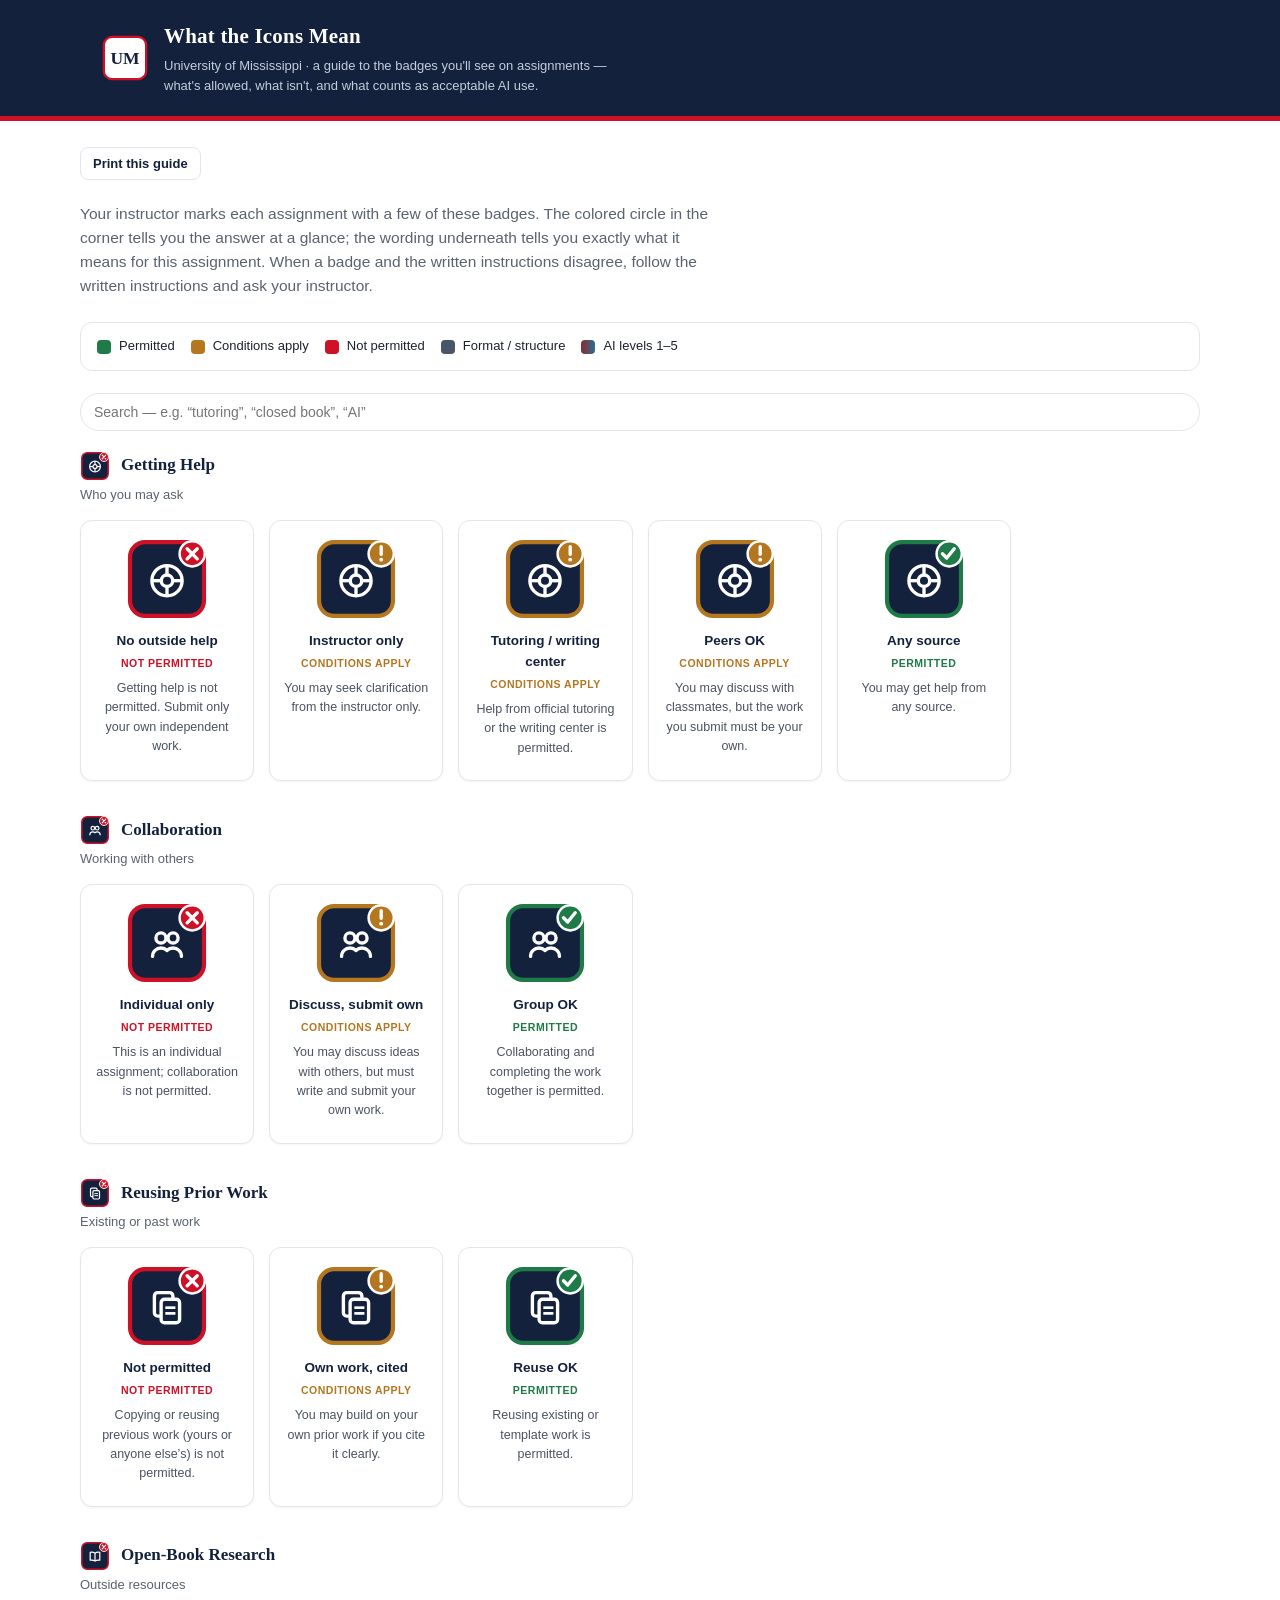
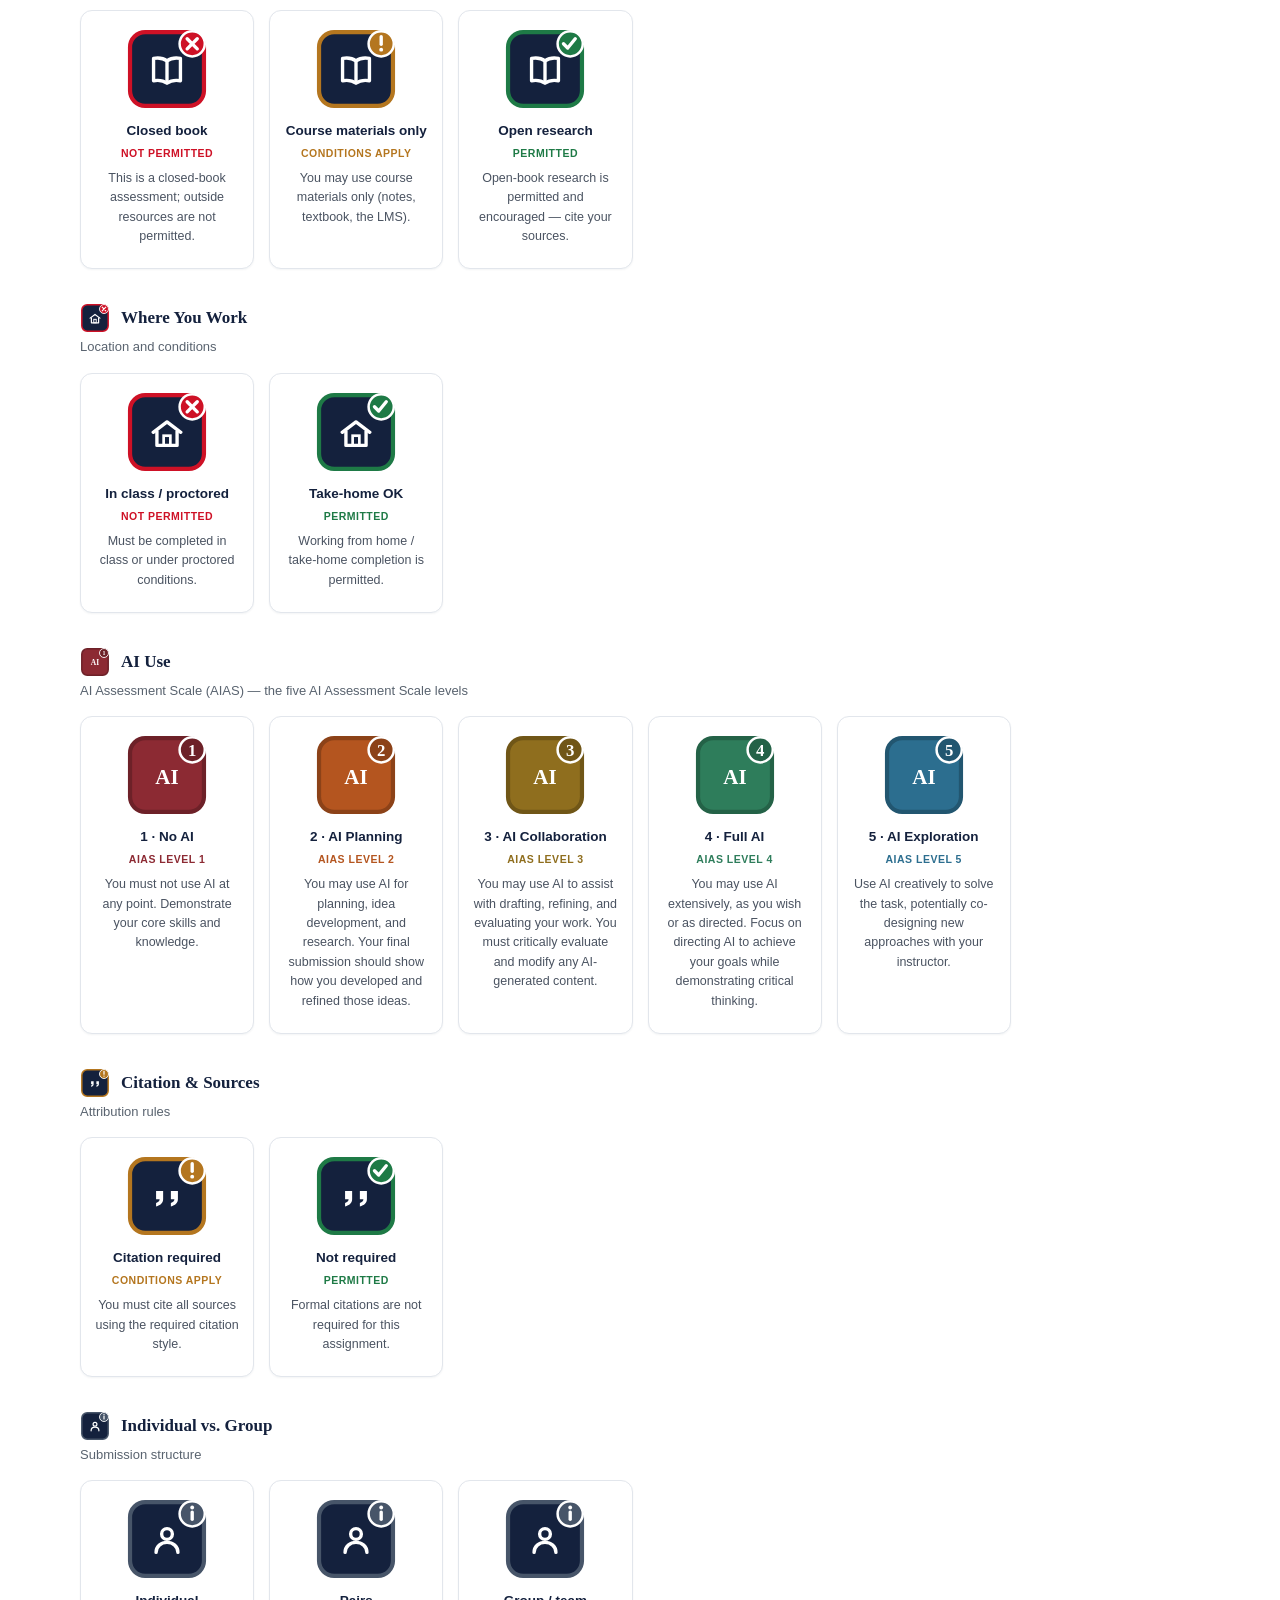
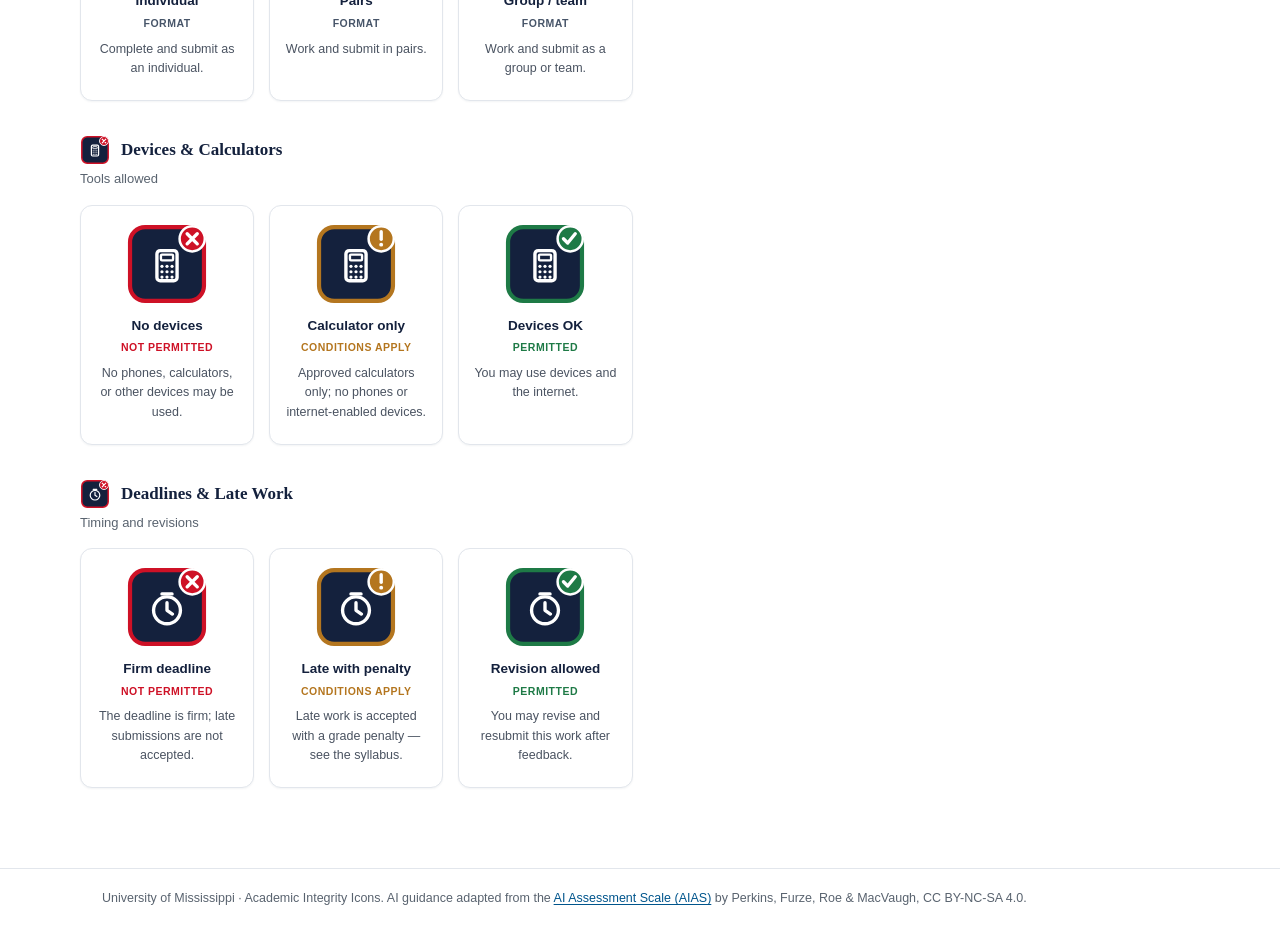
<file: gallery.html>
<!DOCTYPE html>
<html lang="en">
<head>
<meta charset="utf-8">
<meta name="viewport" content="width=device-width, initial-scale=1">
<title>What the Icons Mean &middot; UM Academic Integrity Icons</title>
<meta name="description" content="A student guide to the University of Mississippi academic integrity icons: what each badge on an assignment means, including the five AI Assessment Scale levels.">
<meta name="color-scheme" content="light">
<link rel="stylesheet" href="assets/app.css">
<link rel="icon" href="data:image/svg+xml,%3Csvg xmlns='http://www.w3.org/2000/svg' viewBox='0 0 100 100'%3E%3Crect width='100' height='100' rx='20' fill='%2314213D'/%3E%3Ctext x='50' y='68' text-anchor='middle' font-family='Georgia,serif' font-weight='700' font-size='46' fill='%23fff'%3EUM%3C/text%3E%3C/svg%3E">
</head>
<body class="student">
<a class="skip" href="#main">Skip to content</a>

<header class="brand">
  <div class="wrap">
    <div class="crest" aria-hidden="true">
      <svg width="46" height="46" viewBox="0 0 100 100">
        <rect x="4" y="4" width="92" height="92" rx="18" fill="#fff"/>
        <rect x="4" y="4" width="92" height="92" rx="18" fill="none" stroke="#CE1126" stroke-width="5"/>
        <text x="50" y="64" text-anchor="middle" font-family="Georgia,'Times New Roman',serif" font-weight="700" font-size="38" fill="#14213D">UM</text>
      </svg>
    </div>
    <div>
      <h1>What the Icons Mean</h1>
      <p>University of Mississippi &middot; a guide to the badges you'll see on assignments &mdash; what's allowed, what isn't, and what counts as acceptable AI use.</p>
    </div>
  </div>
</header>

<main class="wrap" id="main">

  <div class="page-actions">
    <button class="btn ghost small" id="printBtn">Print this guide</button>
  </div>

  <p class="lead" id="intro">Your instructor marks each assignment with a few of these badges. The colored circle in the corner tells you the answer at a glance; the wording underneath tells you exactly what it means for this assignment. When a badge and the written instructions disagree, follow the written instructions and ask your instructor.</p>

  <div class="legend">
    <span><i class="dot" style="background:var(--yes)"></i> Permitted</span>
    <span><i class="dot" style="background:var(--cond)"></i> Conditions apply</span>
    <span><i class="dot" style="background:var(--no)"></i> Not permitted</span>
    <span><i class="dot" style="background:var(--info)"></i> Format / structure</span>
    <span><i class="dot" style="background:linear-gradient(90deg,#8C2A33,#2C6E8F)"></i> AI levels 1&ndash;5</span>
  </div>

  <div class="toolbar" id="toolbar">
    <input type="search" id="gSearch" placeholder="Search — e.g. “tutoring”, “closed book”, “AI”" aria-label="Search the icon guide">
  </div>

  <div id="ref-list"></div>
  <p class="hint" id="gEmpty" hidden>No icons match that search.</p>
</main>

<footer>
  <div class="wrap">
    University of Mississippi &middot; Academic Integrity Icons.
    AI guidance adapted from the <a href="https://aiassessmentscale.com/" target="_blank" rel="noopener">AI Assessment Scale (AIAS)</a> by Perkins, Furze, Roe &amp; MacVaugh, CC BY-NC-SA 4.0.
  </div>
</footer>

<script src="assets/icons.js"></script>
<script>
(function(){
'use strict';
var U = window.UMIcons;
var params = new URLSearchParams(location.search);
var only = params.get('cat') || '';
if (params.get('embed') === '1') document.body.classList.add('embed');

var cats = U.CAT.filter(function(c){ return !only || c.id === only; });
if (only && cats.length) {
  document.querySelector('header.brand h1').textContent = cats[0].label;
  document.title = cats[0].label + ' · UM Academic Integrity Icons';
  document.getElementById('toolbar').hidden = true;
  document.getElementById('intro').textContent = cats[0].isAI
    ? 'Your instructor picks one of these five levels for each assignment. It tells you exactly how far you may go with AI tools on that particular piece of work.'
    : 'The badges below cover ' + cats[0].sub.toLowerCase() + ' on your assignments.';
}

var wrap = document.getElementById('ref-list');
cats.forEach(function(c){
  var block = document.createElement('div');
  block.className = 'ref-cat';
  block.innerHTML = '<h3>' + U.badgeSVG(c, c.options[0], 30) + U.esc(c.label) + '</h3>'
    + '<div class="desc">' + U.esc(c.sub) + (c.isAI ? ' — the five AI Assessment Scale levels' : '') + '</div>';
  var grid = document.createElement('div');
  grid.className = 'ref-grid';
  c.options.forEach(function(o){
    var item = document.createElement('div');
    item.className = 'ref-item';
    item.dataset.text = (c.label + ' ' + c.sub + ' ' + o.short + ' ' + o.text).toLowerCase();
    item.innerHTML = '<div class="badge-holder">' + U.badgeSVG(c, o, 84) + '</div>'
      + '<div class="lab">' + U.esc(o.short) + '</div>'
      + '<div class="st" style="color:' + U.statusColor(c, o) + '">' + U.esc(U.statusLabel(c, o)) + '</div>'
      + '<p>' + U.esc(o.text) + '</p>';
    grid.appendChild(item);
  });
  block.appendChild(grid);
  wrap.appendChild(block);
});

var search = document.getElementById('gSearch');
if (search) search.addEventListener('input', function(){
  var q = search.value.trim().toLowerCase();
  var any = false;
  wrap.querySelectorAll('.ref-cat').forEach(function(block){
    var shown = 0;
    block.querySelectorAll('.ref-item').forEach(function(item){
      var vis = !q || item.dataset.text.indexOf(q) > -1;
      item.hidden = !vis;
      if (vis) shown++;
    });
    block.hidden = shown === 0;
    if (shown) any = true;
  });
  document.getElementById('gEmpty').hidden = any;
  U.reportHeight();
});

document.getElementById('printBtn').addEventListener('click', function(){ window.print(); });
U.watchHeight();
})();
</script>
</body>
</html>
</file>
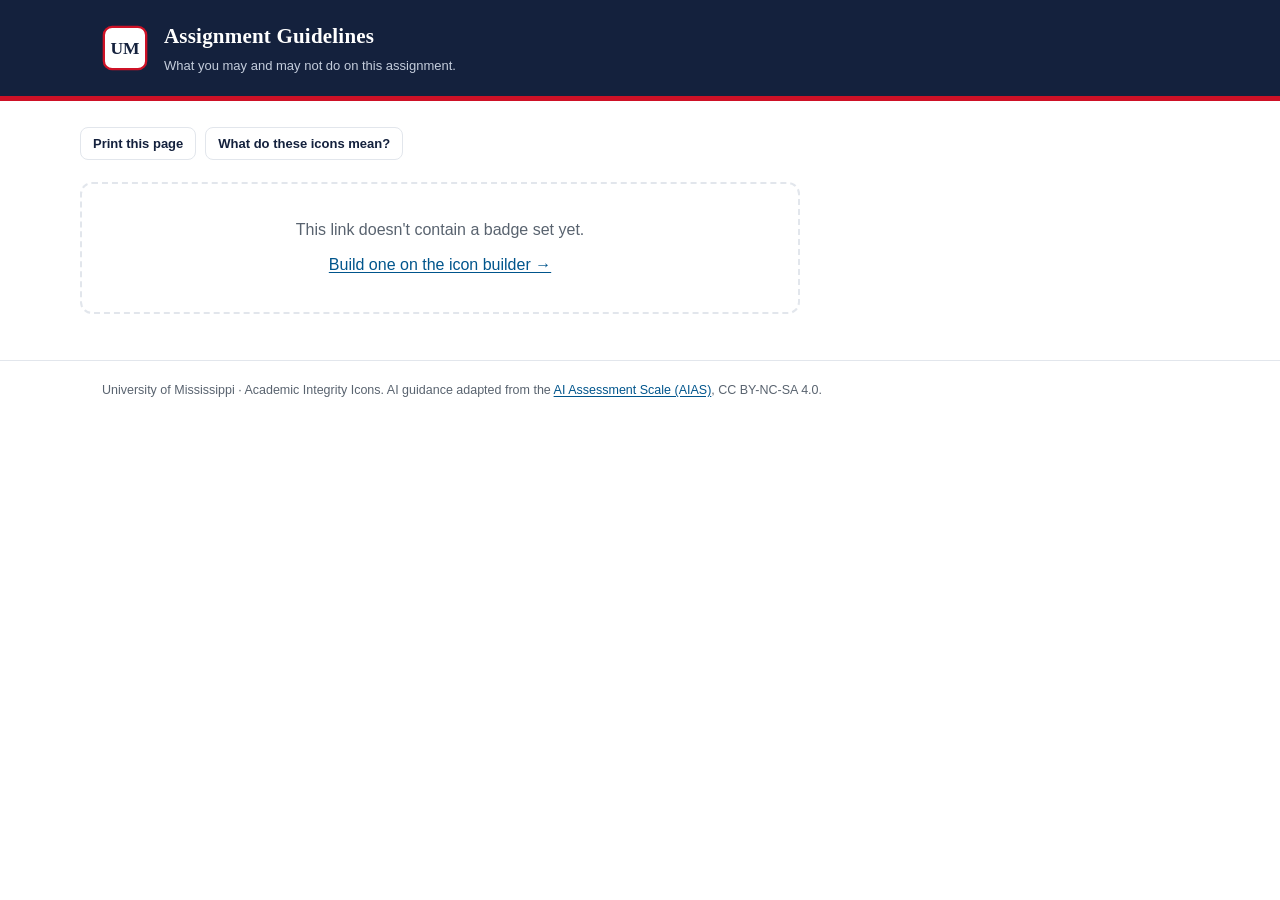
<file: view.html>
<!DOCTYPE html>
<html lang="en">
<head>
<meta charset="utf-8">
<meta name="viewport" content="width=device-width, initial-scale=1">
<title>Assignment Guidelines &middot; UM Academic Integrity Icons</title>
<meta name="description" content="What you may and may not do on this assignment, shown with the University of Mississippi academic integrity icons.">
<meta name="robots" content="noindex">
<meta name="color-scheme" content="light">
<link rel="stylesheet" href="assets/app.css">
<link rel="icon" href="data:image/svg+xml,%3Csvg xmlns='http://www.w3.org/2000/svg' viewBox='0 0 100 100'%3E%3Crect width='100' height='100' rx='20' fill='%2314213D'/%3E%3Ctext x='50' y='68' text-anchor='middle' font-family='Georgia,serif' font-weight='700' font-size='46' fill='%23fff'%3EUM%3C/text%3E%3C/svg%3E">
</head>
<body class="student">
<a class="skip" href="#main">Skip to content</a>

<header class="brand">
  <div class="wrap">
    <div class="crest" aria-hidden="true">
      <svg width="46" height="46" viewBox="0 0 100 100">
        <rect x="4" y="4" width="92" height="92" rx="18" fill="#fff"/>
        <rect x="4" y="4" width="92" height="92" rx="18" fill="none" stroke="#CE1126" stroke-width="5"/>
        <text x="50" y="64" text-anchor="middle" font-family="Georgia,'Times New Roman',serif" font-weight="700" font-size="38" fill="#14213D">UM</text>
      </svg>
    </div>
    <div>
      <h1>Assignment Guidelines</h1>
      <p>What you may and may not do on this assignment.</p>
    </div>
  </div>
</header>

<main class="wrap" id="main">
  <div class="page-actions">
    <button class="btn ghost small" id="printBtn">Print this page</button>
    <a class="btn ghost small" href="gallery.html">What do these icons mean?</a>
  </div>
  <div id="setHost" class="set-card"></div>
</main>

<footer>
  <div class="wrap">
    University of Mississippi &middot; Academic Integrity Icons.
    AI guidance adapted from the <a href="https://aiassessmentscale.com/" target="_blank" rel="noopener">AI Assessment Scale (AIAS)</a>, CC BY-NC-SA 4.0.
  </div>
</footer>

<script src="assets/icons.js"></script>
<script>
(function(){
'use strict';
var U = window.UMIcons;
var parsed = U.decodeSet(location.search);

if (parsed.embed) document.body.classList.add('embed');

var host = document.getElementById('setHost');
var titleText = parsed.title ? ('Guidelines: ' + parsed.title) : 'Assignment Guidelines';
document.title = titleText + ' · UM Academic Integrity Icons';

if (!parsed.items.length) {
  host.innerHTML = '<div class="empty">This link doesn\'t contain a badge set yet.<br>'
    + '<a href="index.html" style="display:inline-block;margin-top:10px">Build one on the icon builder &rarr;</a></div>';
} else {
  if (parsed.title) {
    document.querySelector('header.brand h1').textContent = parsed.title;
    document.querySelector('header.brand p').textContent = 'What you may and may not do on this assignment.';
  }
  var rows = '';
  parsed.items.forEach(function(it){
    rows += '<div class="row"><div class="b">' + U.badgeSVG(it.cat, it.opt, 56) + '</div>'
      + '<div class="txt"><b>' + U.esc(it.cat.label) + '</b>'
      + '<div class="st" style="color:' + U.statusColor(it.cat, it.opt) + '">' + U.esc(U.statusLabel(it.cat, it.opt)) + '</div>'
      + '<p>' + U.esc(it.opt.text) + '</p></div></div>';
  });
  host.innerHTML = '<div class="preview-card">'
    + '<div class="pc-head"><span>' + U.esc(titleText) + '</span></div>'
    + '<div class="pc-body">' + rows + '</div>'
    + '<div class="pc-foot">' + U.ATTRIBUTION + '</div>'
    + '</div>';
}

document.getElementById('printBtn').addEventListener('click', function(){ window.print(); });
U.watchHeight();
})();
</script>
</body>
</html>
</file>
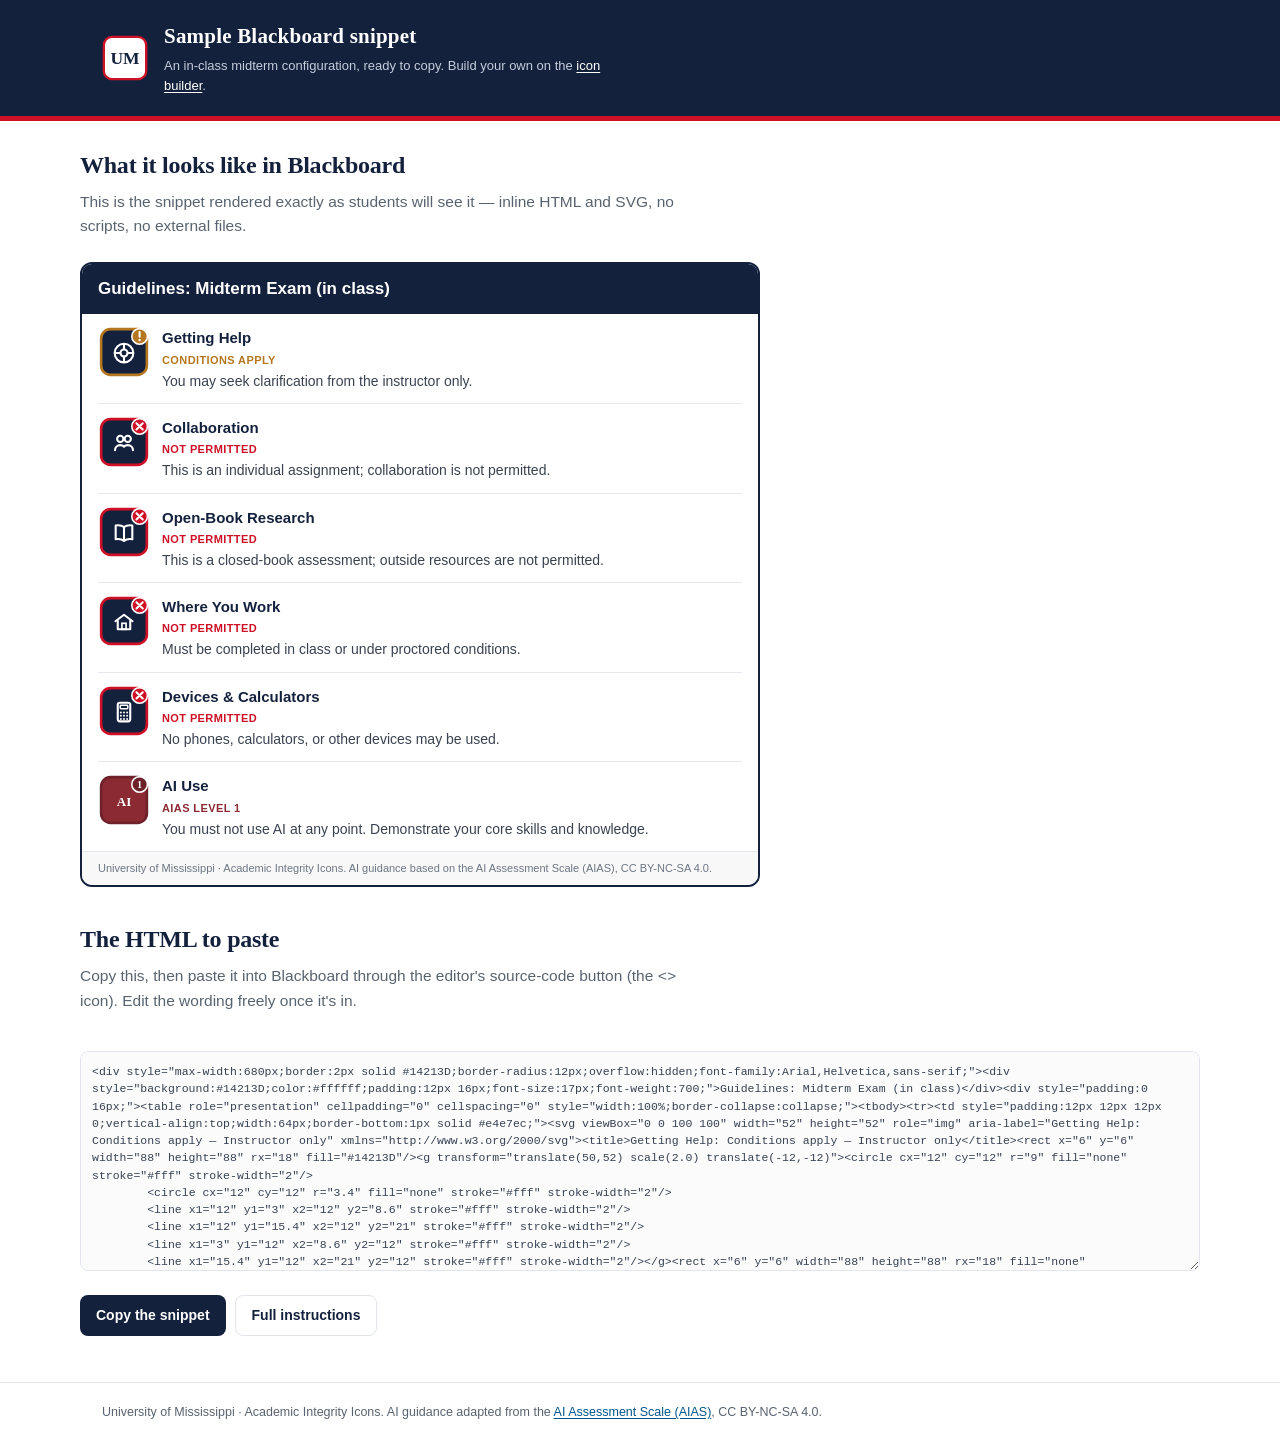
<file: blackboard/sample-embed.html>
<!DOCTYPE html>
<html lang="en">
<head>
<meta charset="utf-8">
<meta name="viewport" content="width=device-width, initial-scale=1">
<title>Sample Blackboard Snippet &middot; UM Academic Integrity Icons</title>
<meta name="robots" content="noindex">
<link rel="stylesheet" href="../assets/app.css">
</head>
<body class="student">
<header class="brand">
  <div class="wrap">
    <div class="crest" aria-hidden="true">
      <svg width="46" height="46" viewBox="0 0 100 100">
        <rect x="4" y="4" width="92" height="92" rx="18" fill="#fff"/>
        <rect x="4" y="4" width="92" height="92" rx="18" fill="none" stroke="#CE1126" stroke-width="5"/>
        <text x="50" y="64" text-anchor="middle" font-family="Georgia,'Times New Roman',serif" font-weight="700" font-size="38" fill="#14213D">UM</text>
      </svg>
    </div>
    <div>
      <h1>Sample Blackboard snippet</h1>
      <p>An in-class midterm configuration, ready to copy. Build your own on the <a href="../index.html" style="color:#fff">icon builder</a>.</p>
    </div>
  </div>
</header>

<main class="wrap">
  <h2 class="section">What it looks like in Blackboard</h2>
  <p class="lead">This is the snippet rendered exactly as students will see it — inline HTML and SVG, no scripts, no external files.</p>
  <div id="sample" class="set-card"></div>

  <h2 class="section" style="margin-top:34px">The HTML to paste</h2>
  <p class="lead">Copy this, then paste it into Blackboard through the editor's source-code button (the <code>&lt;&gt;</code> icon). Edit the wording freely once it's in.</p>
  <textarea class="code" id="snippet" readonly aria-label="HTML snippet" style="min-height:220px"></textarea>
  <div class="actions">
    <button class="btn primary" id="copy">Copy the snippet</button>
    <a class="btn ghost" href="EMBED-INSTRUCTIONS.md">Full instructions</a>
  </div>
</main>

<footer>
  <div class="wrap">
    University of Mississippi &middot; Academic Integrity Icons.
    AI guidance adapted from the <a href="https://aiassessmentscale.com/" target="_blank" rel="noopener">AI Assessment Scale (AIAS)</a>, CC BY-NC-SA 4.0.
  </div>
</footer>

<script src="../assets/icons.js"></script>
<script>
(function(){
'use strict';
var U = window.UMIcons;
/* An in-class, closed-book midterm: no help but the instructor, no AI. */
var picks = [['help','instr'],['collab','individual'],['research','closed'],
             ['home','proctored'],['device','none'],['ai','l1']];
var items = picks.map(function(p){ var c = U.cat(p[0]); return { cat:c, opt:U.opt(c, p[1]) }; });
var html = U.buildEmbedHTML(items, 'Guidelines: Midterm Exam (in class)');

document.getElementById('sample').innerHTML = html;
document.getElementById('snippet').value = html;
document.getElementById('copy').addEventListener('click', function(){
  U.copyText(html).then(function(){ U.toast('Snippet copied'); });
});
})();
</script>
</body>
</html>
</file>
<file: assets/app.css>
/* =====================================================================
   UM Academic Integrity Icons — shared styles
   ===================================================================== */
:root{
  --navy:#14213D;        /* Oxford navy */
  --navy-lift:#1d2e52;
  --red:#CE1126;         /* Lyceum red */
  --powder:#00558C;      /* secondary, AA on white */
  --ink:#1b222d;
  --muted:#59636f;
  --line:#e2e6ec;
  --line-soft:#eef1f5;
  --bg:#f5f6f8;
  --card:#ffffff;
  --yes:#1E7A46;
  --no:#CE1126;
  --cond:#B4761F;
  --info:#475569;
  --shadow-sm:0 1px 2px rgba(20,33,61,.05);
  --shadow-md:0 8px 26px rgba(20,33,61,.09);
  --r:12px;
  --serif:Georgia,"Times New Roman",serif;
  --sans:-apple-system,BlinkMacSystemFont,"Segoe UI",Roboto,"Helvetica Neue",Arial,sans-serif;
}
*{box-sizing:border-box}
html,body{margin:0;padding:0}
body{
  font-family:var(--sans);
  color:var(--ink);
  background:var(--bg);
  line-height:1.55;
  -webkit-font-smoothing:antialiased;
}
a{color:var(--powder);text-underline-offset:2px}
a:hover{color:var(--navy)}
:focus-visible{outline:3px solid #8ab4d8;outline-offset:2px;border-radius:6px}
.wrap{max-width:1120px;margin:0 auto;padding:0 22px}
.sr-only{position:absolute;width:1px;height:1px;padding:0;margin:-1px;overflow:hidden;clip:rect(0 0 0 0);white-space:nowrap;border:0}

/* ---------- Skip link ---------- */
.skip{position:absolute;left:-9999px;top:0;background:#fff;color:var(--navy);padding:10px 16px;z-index:50;font-weight:700}
.skip:focus{left:12px;top:12px}

/* ---------- Brand bar ---------- */
header.brand{background:var(--navy);color:#fff;border-bottom:5px solid var(--red)}
header.brand .wrap{display:flex;align-items:center;gap:16px;padding:20px 22px}
header.brand .crest{flex:0 0 auto;line-height:0}
header.brand h1{font-size:21px;margin:0;font-weight:700;letter-spacing:.2px;font-family:var(--serif)}
header.brand p{margin:3px 0 0;font-size:13px;color:#c4cddc;max-width:64ch}
header.brand .brand-actions{margin-left:auto;display:flex;gap:8px;flex-wrap:wrap}
header.brand .brand-actions a{
  color:#fff;background:rgba(255,255,255,.11);border:1px solid rgba(255,255,255,.24);
  border-radius:999px;padding:7px 14px;font-size:13px;font-weight:600;text-decoration:none;white-space:nowrap
}
header.brand .brand-actions a:hover{background:rgba(255,255,255,.2);color:#fff}
@media (max-width:760px){
  header.brand .wrap{flex-wrap:wrap;gap:12px}
  header.brand .brand-actions{margin-left:0;width:100%}
}

/* ---------- Tabs ---------- */
nav.tabs{background:#fff;border-bottom:1px solid var(--line);position:sticky;top:0;z-index:6;box-shadow:var(--shadow-sm)}
nav.tabs .wrap{display:flex;gap:2px;padding:0 22px;overflow-x:auto;scrollbar-width:none}
nav.tabs .wrap::-webkit-scrollbar{display:none}
nav.tabs button{
  appearance:none;border:0;background:none;padding:15px 16px;font-size:15px;font-weight:600;
  color:var(--muted);cursor:pointer;border-bottom:3px solid transparent;white-space:nowrap;font-family:inherit
}
nav.tabs button:hover{color:var(--navy);background:var(--line-soft)}
nav.tabs button[aria-selected="true"]{color:var(--navy);border-bottom-color:var(--red)}

main{padding:30px 0 80px}
.panel{display:none;animation:fade .18s ease-out;scroll-margin-top:78px}
.panel.active{display:block}
@keyframes fade{from{opacity:0;transform:translateY(3px)}to{opacity:1;transform:none}}
@media (prefers-reduced-motion:reduce){.panel{animation:none}}

h2.section{font-size:24px;color:var(--navy);margin:0 0 6px;font-family:var(--serif);letter-spacing:-.01em}
h3.sub{font-size:16px;color:var(--navy);margin:26px 0 8px}
p.lead{color:var(--muted);margin:0 0 24px;max-width:74ch;font-size:15.5px}

/* ---------- Builder layout ---------- */
.builder{display:grid;grid-template-columns:minmax(0,1.02fr) minmax(0,.98fr);gap:28px;align-items:start}
@media (max-width:940px){.builder{grid-template-columns:1fr}}

.cat-card{background:var(--card);border:1px solid var(--line);border-radius:var(--r);padding:15px 17px;margin-bottom:14px;box-shadow:var(--shadow-sm);transition:border-color .15s,opacity .15s}
.cat-card:hover{border-color:#cdd5e0}
.cat-head{display:flex;align-items:center;gap:13px;margin-bottom:11px}
.cat-head .mini{flex:0 0 auto;line-height:0}
.cat-head .t{flex:1;min-width:0}
.cat-head .t b{display:block;font-size:15.5px;color:var(--navy)}
.cat-head .t span{font-size:12.5px;color:var(--muted)}
.toggle{display:flex;align-items:center;gap:7px;font-size:12.5px;color:var(--muted);cursor:pointer;user-select:none;flex:0 0 auto}
.toggle input{width:16px;height:16px;accent-color:var(--navy);cursor:pointer}
.pills{display:flex;flex-wrap:wrap;gap:7px}
.pill{
  border:1.5px solid var(--line);background:#fff;border-radius:999px;padding:6px 13px;
  font-size:13px;color:var(--ink);cursor:pointer;transition:.12s;font-family:inherit;font-weight:500
}
.pill:hover{border-color:#aeb8c6;background:#fafbfc}
.pill[aria-checked="true"]{border-color:var(--navy);background:var(--navy);color:#fff;font-weight:600}
.cat-card.off{opacity:.48}
.cat-card.off .pills{pointer-events:none}

/* ---------- Preview column ---------- */
.sticky{position:sticky;top:78px}
@media (max-width:940px){.sticky{position:static}}
.field{margin-bottom:14px}
.field label{display:block;font-size:12.5px;font-weight:700;color:var(--muted);margin-bottom:5px;letter-spacing:.2px}
.field input{width:100%;padding:10px 12px;border:1px solid var(--line);border-radius:8px;font-size:14px;font-family:inherit;background:#fff}
.field input:focus{border-color:var(--powder)}

.preview-card{border:2px solid var(--navy);border-radius:var(--r);overflow:hidden;background:#fff;box-shadow:var(--shadow-md)}
.preview-card .pc-head{background:var(--navy);color:#fff;padding:13px 16px;font-weight:700;font-size:16.5px;display:flex;align-items:center;gap:10px}
.preview-card .pc-body{padding:2px 16px 10px}
.pc-foot{background:#f8f9fa;color:#6d7683;font-size:11px;padding:9px 16px;border-top:1px solid var(--line)}
.row{display:flex;gap:14px;align-items:flex-start;padding:13px 0;border-bottom:1px solid var(--line-soft)}
.row:last-child{border-bottom:0}
.row .b{flex:0 0 auto;line-height:0}
.row .txt{min-width:0}
.row .txt b{display:block;color:var(--navy);font-size:14.5px}
.row .txt .st{font-size:11.5px;font-weight:700;text-transform:uppercase;letter-spacing:.45px;margin-top:1px}
.row .txt p{margin:4px 0 0;font-size:13.5px;color:#3a4250}
.empty{padding:34px;text-align:center;color:var(--muted);border:2px dashed var(--line);border-radius:var(--r);background:#fff}

/* ---------- Buttons ---------- */
.actions{display:flex;gap:9px;margin-top:16px;flex-wrap:wrap}
.btn{
  appearance:none;border:0;border-radius:8px;padding:11px 16px;font-size:14px;font-weight:600;
  cursor:pointer;font-family:inherit;line-height:1.2;display:inline-flex;align-items:center;gap:7px;text-decoration:none
}
.btn.primary{background:var(--navy);color:#fff}
.btn.primary:hover{background:var(--navy-lift)}
.btn.ghost{background:#fff;border:1.5px solid var(--line);color:var(--navy)}
.btn.ghost:hover{border-color:#aeb8c6;background:#fafbfc}
.btn.small{padding:8px 12px;font-size:13px}
.btn:disabled{opacity:.45;cursor:not-allowed}

textarea.code{
  width:100%;margin-top:14px;min-height:130px;font-family:ui-monospace,SFMono-Regular,Menlo,Consolas,monospace;
  font-size:11.5px;border:1px solid var(--line);border-radius:8px;padding:11px;color:#374151;background:#fbfbfc;
  line-height:1.5;resize:vertical
}
.hint{font-size:12.5px;color:var(--muted);margin-top:8px}
.hint code{background:var(--line-soft);border-radius:4px;padding:1px 5px;font-size:12px}

/* ---------- Toolbar (gallery filters) ---------- */
.toolbar{display:flex;gap:10px;flex-wrap:wrap;align-items:center;margin:0 0 20px}
.toolbar input[type="search"]{
  flex:1 1 260px;min-width:200px;padding:10px 13px;border:1px solid var(--line);
  border-radius:999px;font-size:14px;font-family:inherit;background:#fff
}
.chipset{display:flex;gap:6px;flex-wrap:wrap}
.chip{
  border:1.5px solid var(--line);background:#fff;border-radius:999px;padding:7px 13px;font-size:13px;
  cursor:pointer;font-family:inherit;color:var(--ink);font-weight:500;display:inline-flex;align-items:center;gap:7px
}
.chip:hover{border-color:#aeb8c6}
.chip[aria-pressed="true"]{background:var(--navy);border-color:var(--navy);color:#fff;font-weight:600}
.chip .swatch{width:10px;height:10px;border-radius:3px;display:inline-block}

/* ---------- Legend ---------- */
.legend{display:flex;gap:16px;flex-wrap:wrap;margin:0 0 22px;padding:13px 16px;background:#fff;border:1px solid var(--line);border-radius:var(--r)}
.legend span{display:flex;align-items:center;gap:8px;font-size:13px;color:var(--ink)}
.dot{width:14px;height:14px;border-radius:4px;display:inline-block;flex:0 0 auto}

/* ---------- Gallery grid ---------- */
.ref-cat{margin:0 0 34px;scroll-margin-top:90px}
.ref-cat h3{font-size:17px;color:var(--navy);margin:0 0 4px;display:flex;align-items:center;gap:11px;font-family:var(--serif)}
.ref-cat .desc{font-size:13px;color:var(--muted);margin:0 0 15px}
.ref-grid{display:grid;grid-template-columns:repeat(auto-fill,minmax(172px,1fr));gap:15px}
.ref-item{
  border:1px solid var(--line);border-radius:var(--r);background:#fff;padding:16px 14px 12px;text-align:center;
  box-shadow:var(--shadow-sm);display:flex;flex-direction:column;transition:.15s
}
.ref-item:hover{border-color:#cdd5e0;box-shadow:var(--shadow-md);transform:translateY(-1px)}
@media (prefers-reduced-motion:reduce){.ref-item:hover{transform:none}}
.ref-item .badge-holder{line-height:0}
.ref-item .lab{font-weight:700;color:var(--navy);font-size:13.5px;margin-top:10px}
.ref-item .st{font-size:10.5px;font-weight:700;text-transform:uppercase;letter-spacing:.5px;margin-top:3px}
.ref-item p{font-size:12.5px;color:#4a5361;margin:8px 0 10px;flex:1}
.ref-item .item-actions{display:flex;gap:6px;justify-content:center;flex-wrap:wrap;border-top:1px solid var(--line-soft);padding-top:9px}
.dl{
  font-size:11.5px;font-weight:600;color:var(--powder);background:none;border:0;cursor:pointer;
  padding:3px 6px;border-radius:5px;font-family:inherit
}
.dl:hover{text-decoration:underline;background:var(--line-soft)}

/* ---------- Share cards ---------- */
.share-grid{display:grid;grid-template-columns:repeat(auto-fit,minmax(330px,1fr));gap:20px}
.share-card{background:#fff;border:1px solid var(--line);border-radius:var(--r);padding:20px;box-shadow:var(--shadow-sm)}
.share-card h3{margin:0 0 6px;font-size:16.5px;color:var(--navy);display:flex;align-items:center;gap:9px}
.share-card .tagline{margin:0 0 14px;font-size:13.5px;color:var(--muted)}
.share-card .num{
  flex:0 0 auto;width:24px;height:24px;border-radius:50%;background:var(--navy);color:#fff;
  font-size:13px;display:inline-flex;align-items:center;justify-content:center;font-weight:700
}
.copyrow{display:flex;gap:8px;align-items:stretch;margin-bottom:8px}
.copyrow input{
  flex:1;min-width:0;padding:10px 12px;border:1px solid var(--line);border-radius:8px;
  font-size:12.5px;font-family:ui-monospace,SFMono-Regular,Menlo,Consolas,monospace;background:#fbfbfc;color:#374151
}
.callout{background:#eaf2f8;border-left:4px solid var(--powder);padding:13px 16px;border-radius:0 8px 8px 0;margin:16px 0;font-size:14px}
.callout.warn{background:#fdf4e7;border-left-color:var(--cond)}
.callout b{color:var(--navy)}

/* ---------- How-to ---------- */
.howto{max-width:80ch}
.howto h3{color:var(--navy);margin:28px 0 8px;font-size:17px}
.howto ol,.howto ul{padding-left:22px}
.howto li{margin:8px 0}
.howto code,.howto kbd{background:var(--line-soft);border-radius:4px;padding:1px 6px;font-size:13px;font-family:ui-monospace,Menlo,Consolas,monospace}

/* ---------- Footer ---------- */
footer{border-top:1px solid var(--line);background:#fff;color:var(--muted);font-size:12.5px}
footer .wrap{padding:20px 22px}
footer a{color:var(--powder)}

/* ---------- Toast ---------- */
.toast{
  position:fixed;left:50%;bottom:26px;transform:translateX(-50%) translateY(14px);
  background:var(--navy);color:#fff;padding:11px 20px;border-radius:999px;font-size:14px;font-weight:600;
  box-shadow:0 10px 30px rgba(20,33,61,.28);opacity:0;pointer-events:none;transition:.2s;z-index:60
}
.toast.show{opacity:1;transform:translateX(-50%) translateY(0)}

/* ---------- Student-facing pages (gallery.html / view.html) ---------- */
body.student{background:#fff}
body.student main{padding:26px 0 46px}
body.embed{background:#fff}
body.embed header.brand,body.embed footer,body.embed .page-actions{display:none}
body.embed main{padding:10px 0 14px}
body.embed .wrap{padding:0 14px;max-width:100%}

.page-actions{display:flex;gap:9px;flex-wrap:wrap;margin:0 0 22px}

.set-card{max-width:720px}

/* ---------- Print ---------- */
@media print{
  header.brand{background:#14213D !important;-webkit-print-color-adjust:exact;print-color-adjust:exact}
  nav.tabs,.page-actions,.actions,.toolbar,.toast,footer,.skip,textarea.code,.hint{display:none !important}
  body{background:#fff}
  .panel{display:block !important}
  .ref-item,.cat-card,.preview-card,.share-card{break-inside:avoid;box-shadow:none}
  a[href]:after{content:""}
}

/* [hidden] must win over the display rules above (filters rely on it). */
[hidden]{display:none !important}
</file>
